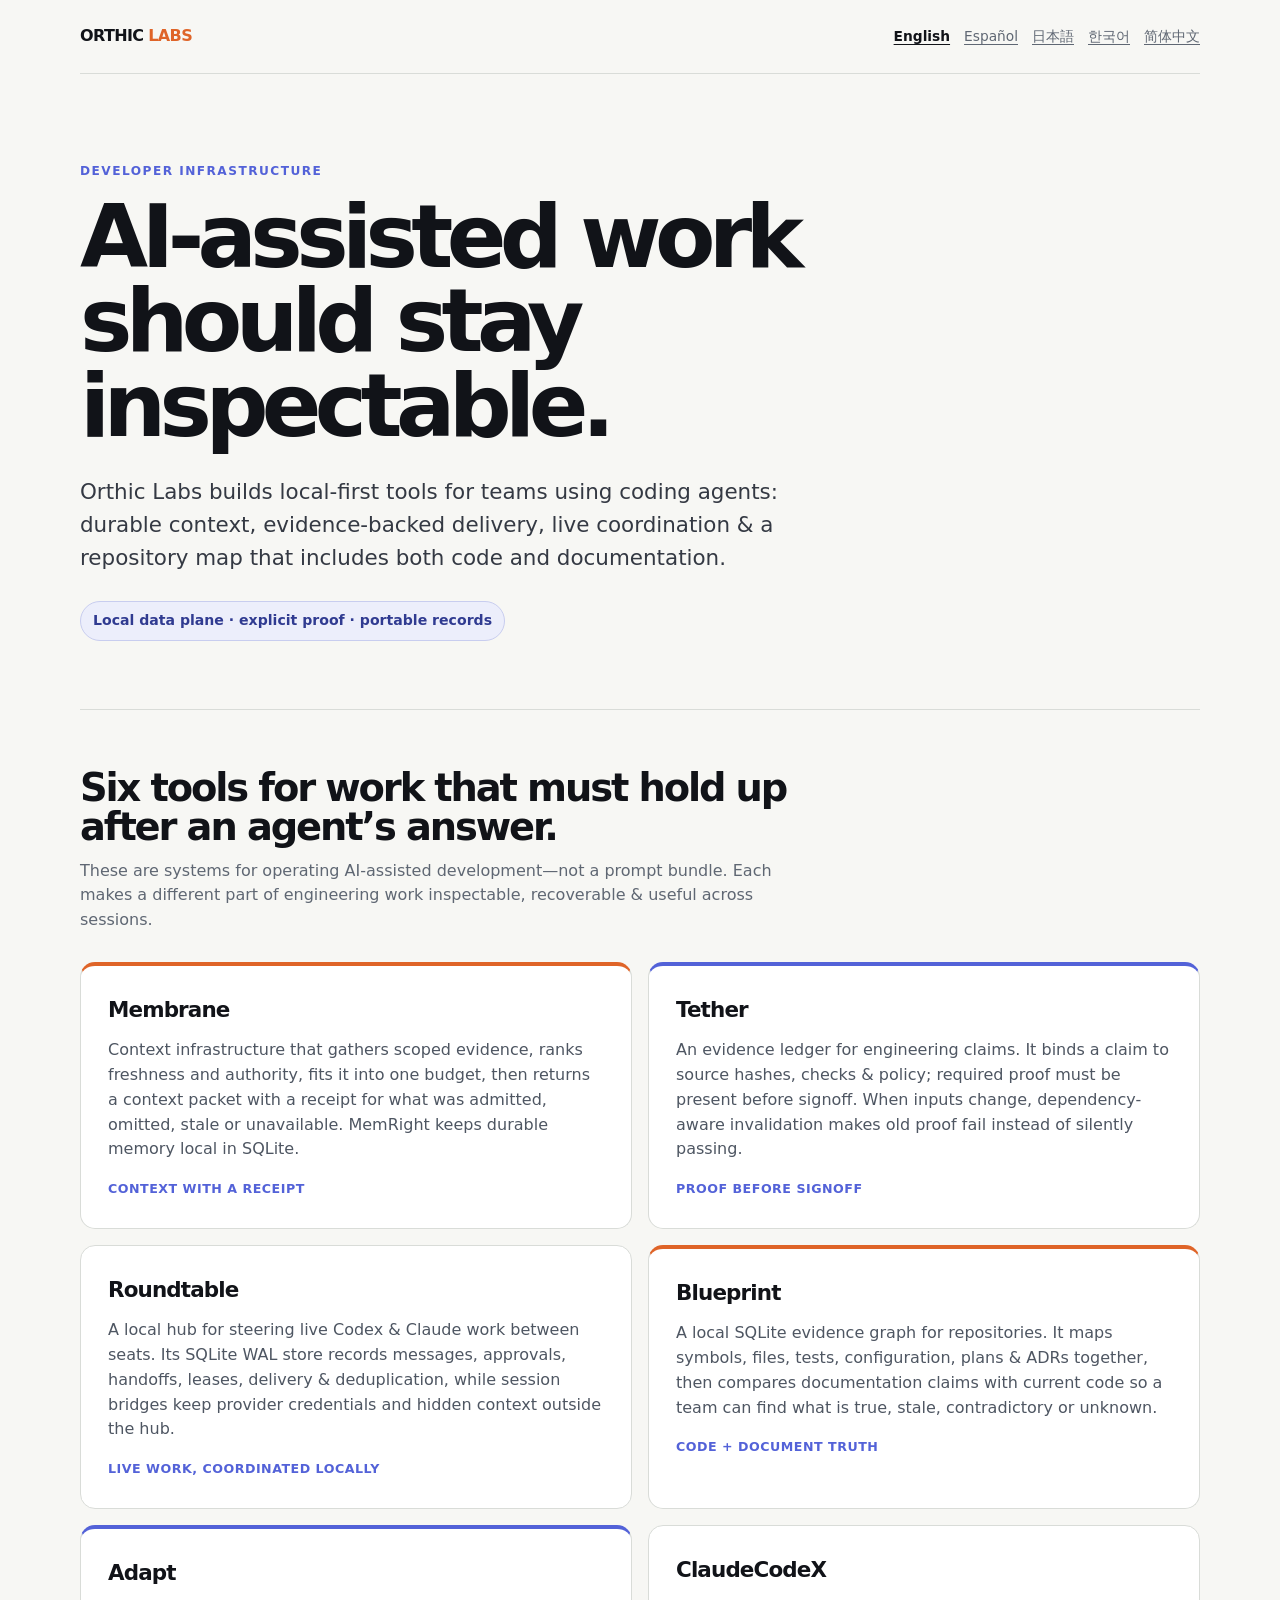
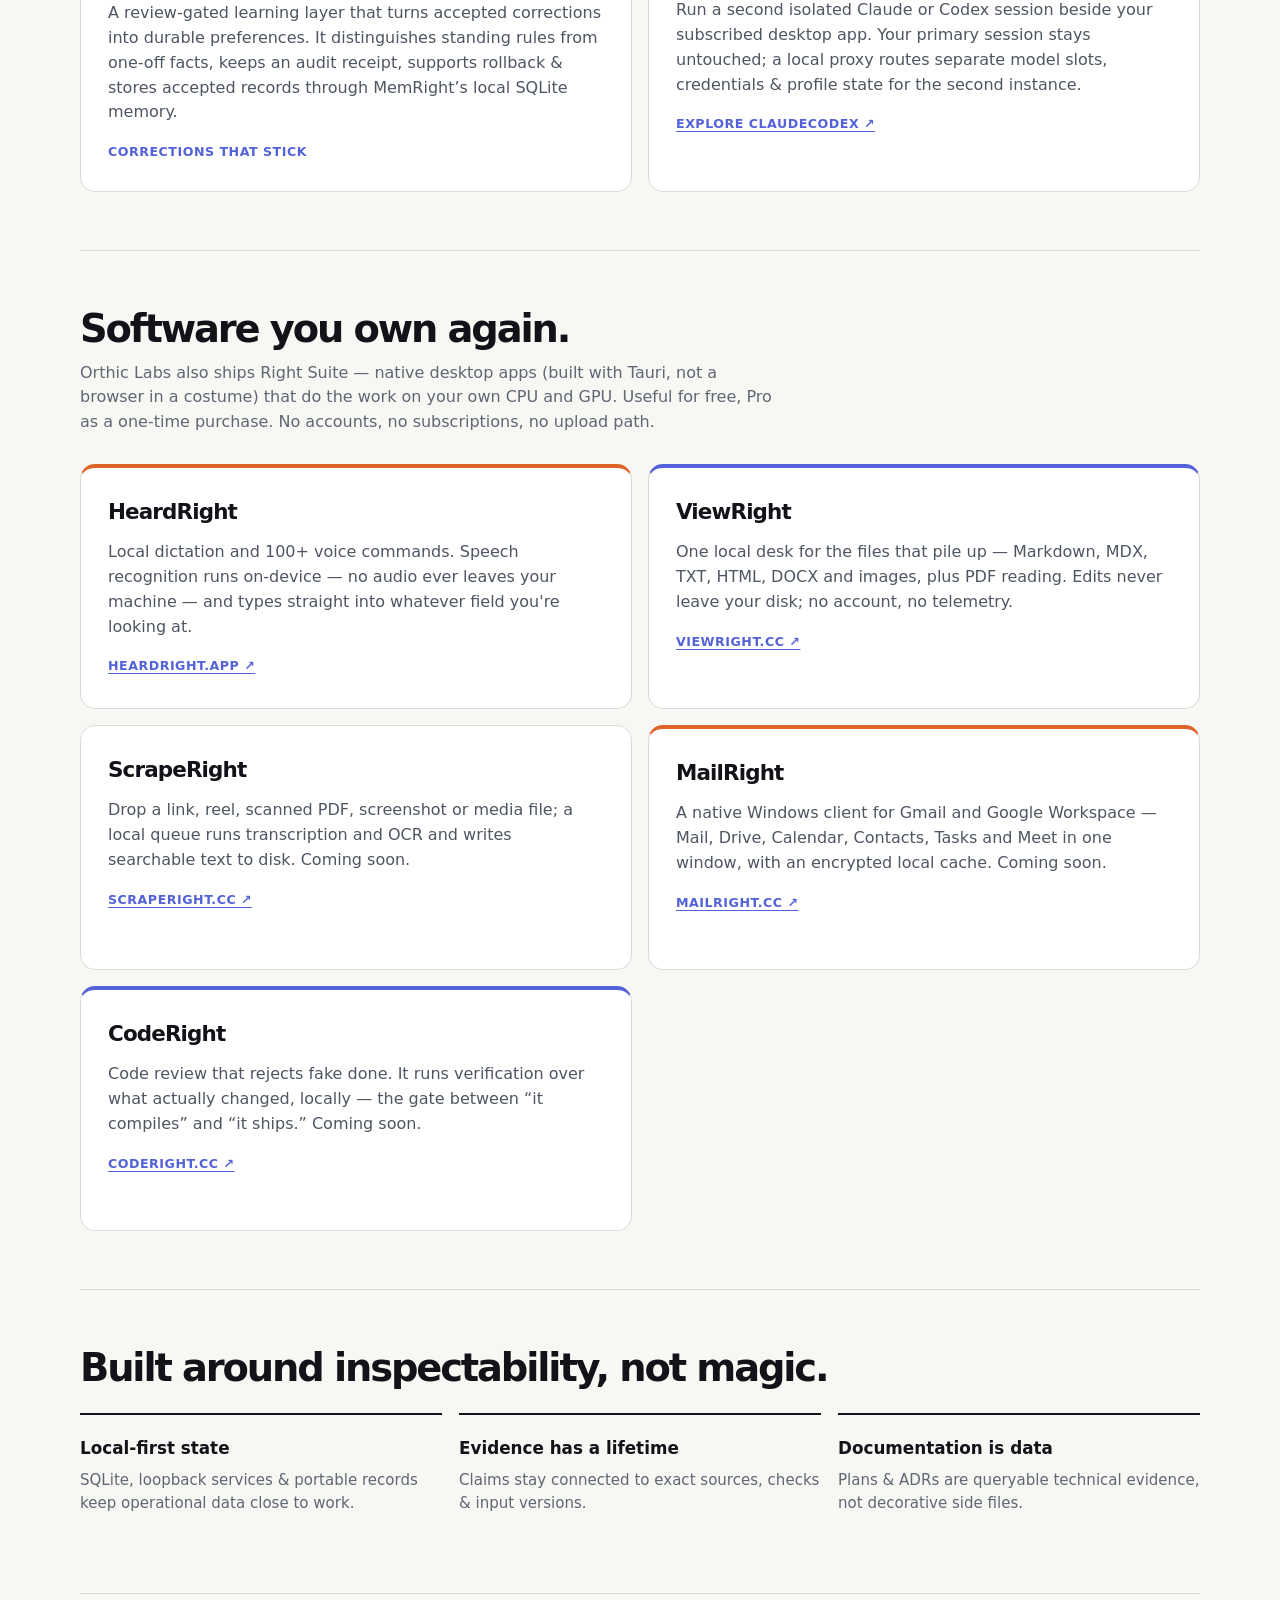
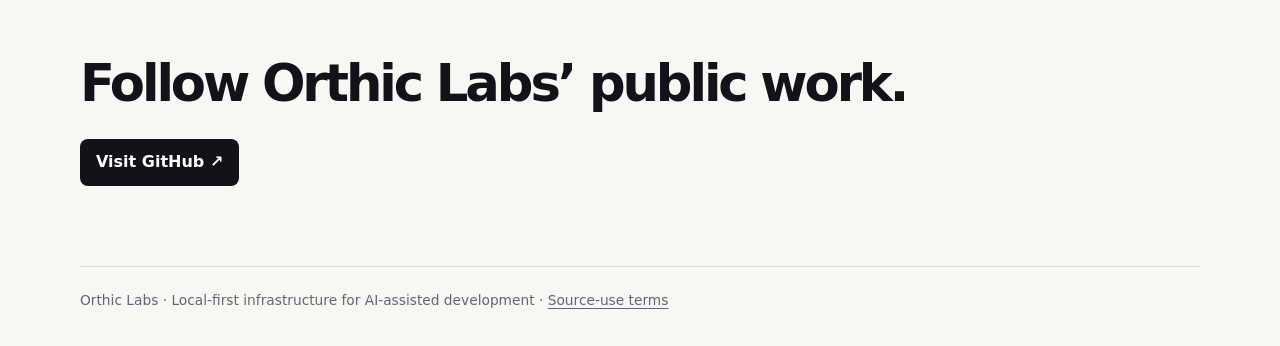
<file: index.html>
<!doctype html>
<html lang="en">
<head>
  <meta charset="utf-8">
  <meta name="viewport" content="width=device-width, initial-scale=1">
  <title>Orthic Labs — Local-first infrastructure for AI-assisted development</title>
  <meta name="description" content="Orthic Labs builds local-first developer tools for durable context, evidence-backed signoff, multi-agent delivery & code-and-document truth.">
  <meta name="robots" content="index,follow">
  <link rel="canonical" href="https://orthic-labs.github.io/">
  <link rel="alternate" hreflang="en" href="https://orthic-labs.github.io/">
  <link rel="alternate" hreflang="es" href="https://orthic-labs.github.io/es/">
  <link rel="alternate" hreflang="ja" href="https://orthic-labs.github.io/ja/">
  <link rel="alternate" hreflang="ko" href="https://orthic-labs.github.io/ko/">
  <link rel="alternate" hreflang="zh-Hans" href="https://orthic-labs.github.io/zh-hans/">
  <link rel="alternate" hreflang="x-default" href="https://orthic-labs.github.io/">
  <meta property="og:title" content="Orthic Labs — local-first AI developer infrastructure">
  <meta property="og:description" content="Context, proof, coordination & repository truth for AI-assisted development.">
  <meta property="og:type" content="website">
  <meta property="og:url" content="https://orthic-labs.github.io/">
  <link rel="stylesheet" href="/assets/site.css">
  <script type="application/ld+json">{"@context":"https://schema.org","@type":"Organization","name":"Orthic Labs","url":"https://orthic-labs.github.io/","sameAs":["https://github.com/Orthic-Labs"],"description":"Local-first infrastructure for AI-assisted development."}</script>
</head>
<body>
  <main class="shell">
    <header class="top"><a class="brand" href="/">ORTHIC <i>LABS</i></a><nav class="locale" aria-label="Language"><a aria-current="page" href="/">English</a><a href="/es/">Español</a><a href="/ja/">日本語</a><a href="/ko/">한국어</a><a href="/zh-hans/">简体中文</a></nav></header>
    <section class="hero"><p class="eyebrow">Developer infrastructure</p><h1>AI-assisted work should stay inspectable.</h1><p class="lede">Orthic Labs builds local-first tools for teams using coding agents: durable context, evidence-backed delivery, live coordination & a repository map that includes both code and documentation.</p><span class="proof">Local data plane · explicit proof · portable records</span></section>
    <section class="section"><h2>Six tools for work that must hold up after an agent’s answer.</h2><p>These are systems for operating AI-assisted development—not a prompt bundle. Each makes a different part of engineering work inspectable, recoverable & useful across sessions.</p>
      <div class="grid">
        <article class="card" id="membrane"><h3>Membrane</h3><p>Context infrastructure that gathers scoped evidence, ranks freshness and authority, fits it into one budget, then returns a context packet with a receipt for what was admitted, omitted, stale or unavailable. MemRight keeps durable memory local in SQLite.</p><span class="tag">Context with a receipt</span></article>
        <article class="card" id="tether"><h3>Tether</h3><p>An evidence ledger for engineering claims. It binds a claim to source hashes, checks & policy; required proof must be present before signoff. When inputs change, dependency-aware invalidation makes old proof fail instead of silently passing.</p><span class="tag">Proof before signoff</span></article>
        <article class="card" id="roundtable"><h3>Roundtable</h3><p>A local hub for steering live Codex & Claude work between seats. Its SQLite WAL store records messages, approvals, handoffs, leases, delivery & deduplication, while session bridges keep provider credentials and hidden context outside the hub.</p><span class="tag">Live work, coordinated locally</span></article>
        <article class="card" id="blueprint"><h3>Blueprint</h3><p>A local SQLite evidence graph for repositories. It maps symbols, files, tests, configuration, plans & ADRs together, then compares documentation claims with current code so a team can find what is true, stale, contradictory or unknown.</p><span class="tag">Code + document truth</span></article>
        <article class="card" id="adapt"><h3>Adapt</h3><p>A review-gated learning layer that turns accepted corrections into durable preferences. It distinguishes standing rules from one-off facts, keeps an audit receipt, supports rollback & stores accepted records through MemRight’s local SQLite memory.</p><span class="tag">Corrections that stick</span></article>
        <article class="card" id="claudecodex"><h3>ClaudeCodeX</h3><p>Run a second isolated Claude or Codex session beside your subscribed desktop app. Your primary session stays untouched; a local proxy routes separate model slots, credentials & profile state for the second instance.</p><a class="tag" href="https://github.com/Orthic-Labs/claudecodeX">Explore ClaudeCodeX ↗</a></article>
      </div>
    </section>
<section class="section" id="right-suite"><h2>Software you own again.</h2><p>Orthic Labs also ships Right Suite — native desktop apps (built with Tauri, not a browser in a costume) that do the work on your own CPU and GPU. Useful for free, Pro as a one-time purchase. No accounts, no subscriptions, no upload path.</p><div class="grid">
        <article class="card"><h3>HeardRight</h3><p>Local dictation and 100+ voice commands. Speech recognition runs on-device — no audio ever leaves your machine — and types straight into whatever field you're looking at.</p><a class="tag" href="https://heardright.app">heardright.app ↗</a></article>
        <article class="card"><h3>ViewRight</h3><p>One local desk for the files that pile up — Markdown, MDX, TXT, HTML, DOCX and images, plus PDF reading. Edits never leave your disk; no account, no telemetry.</p><a class="tag" href="https://viewright.cc">viewright.cc ↗</a></article>
        <article class="card"><h3>ScrapeRight</h3><p>Drop a link, reel, scanned PDF, screenshot or media file; a local queue runs transcription and OCR and writes searchable text to disk. Coming soon.</p><a class="tag" href="https://scraperight.cc">scraperight.cc ↗</a></article>
        <article class="card"><h3>MailRight</h3><p>A native Windows client for Gmail and Google Workspace — Mail, Drive, Calendar, Contacts, Tasks and Meet in one window, with an encrypted local cache. Coming soon.</p><a class="tag" href="https://mailright.cc">mailright.cc ↗</a></article>
        <article class="card"><h3>CodeRight</h3><p>Code review that rejects fake done. It runs verification over what actually changed, locally — the gate between “it compiles” and “it ships.” Coming soon.</p><a class="tag" href="https://coderight.cc">coderight.cc ↗</a></article>
      </div></section>
        <section class="section"><h2>Built around inspectability, not magic.</h2><div class="principles"><div class="principle"><strong>Local-first state</strong><span>SQLite, loopback services & portable records keep operational data close to work.</span></div><div class="principle"><strong>Evidence has a lifetime</strong><span>Claims stay connected to exact sources, checks & input versions.</span></div><div class="principle"><strong>Documentation is data</strong><span>Plans & ADRs are queryable technical evidence, not decorative side files.</span></div></div></section>
    <section class="cta"><h2>Follow Orthic Labs’ public work.</h2><a href="https://github.com/Orthic-Labs">Visit GitHub ↗</a></section>
  </main><footer class="shell">Orthic Labs · Local-first infrastructure for AI-assisted development · <a href="https://github.com/Orthic-Labs/orthic-labs.github.io/blob/main/LICENSE">Source-use terms</a></footer>
</body>
</html>
</file>
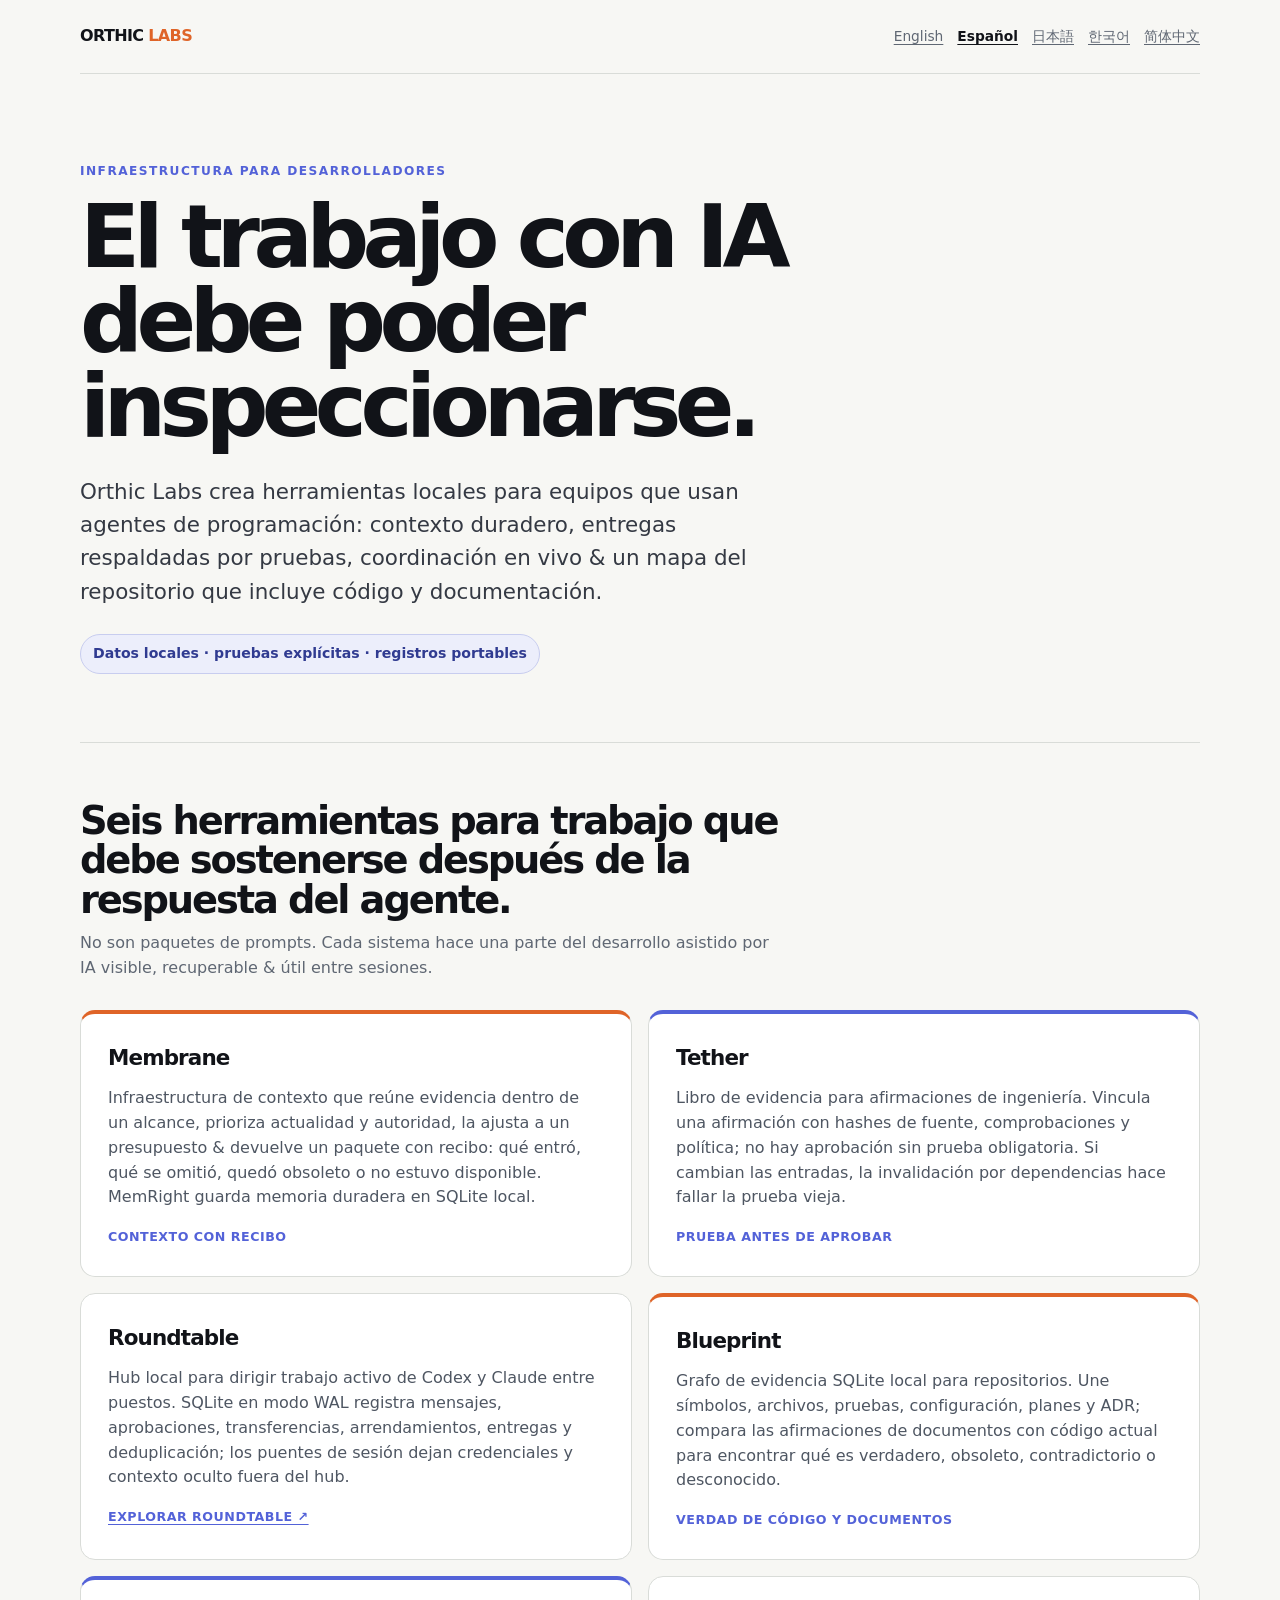
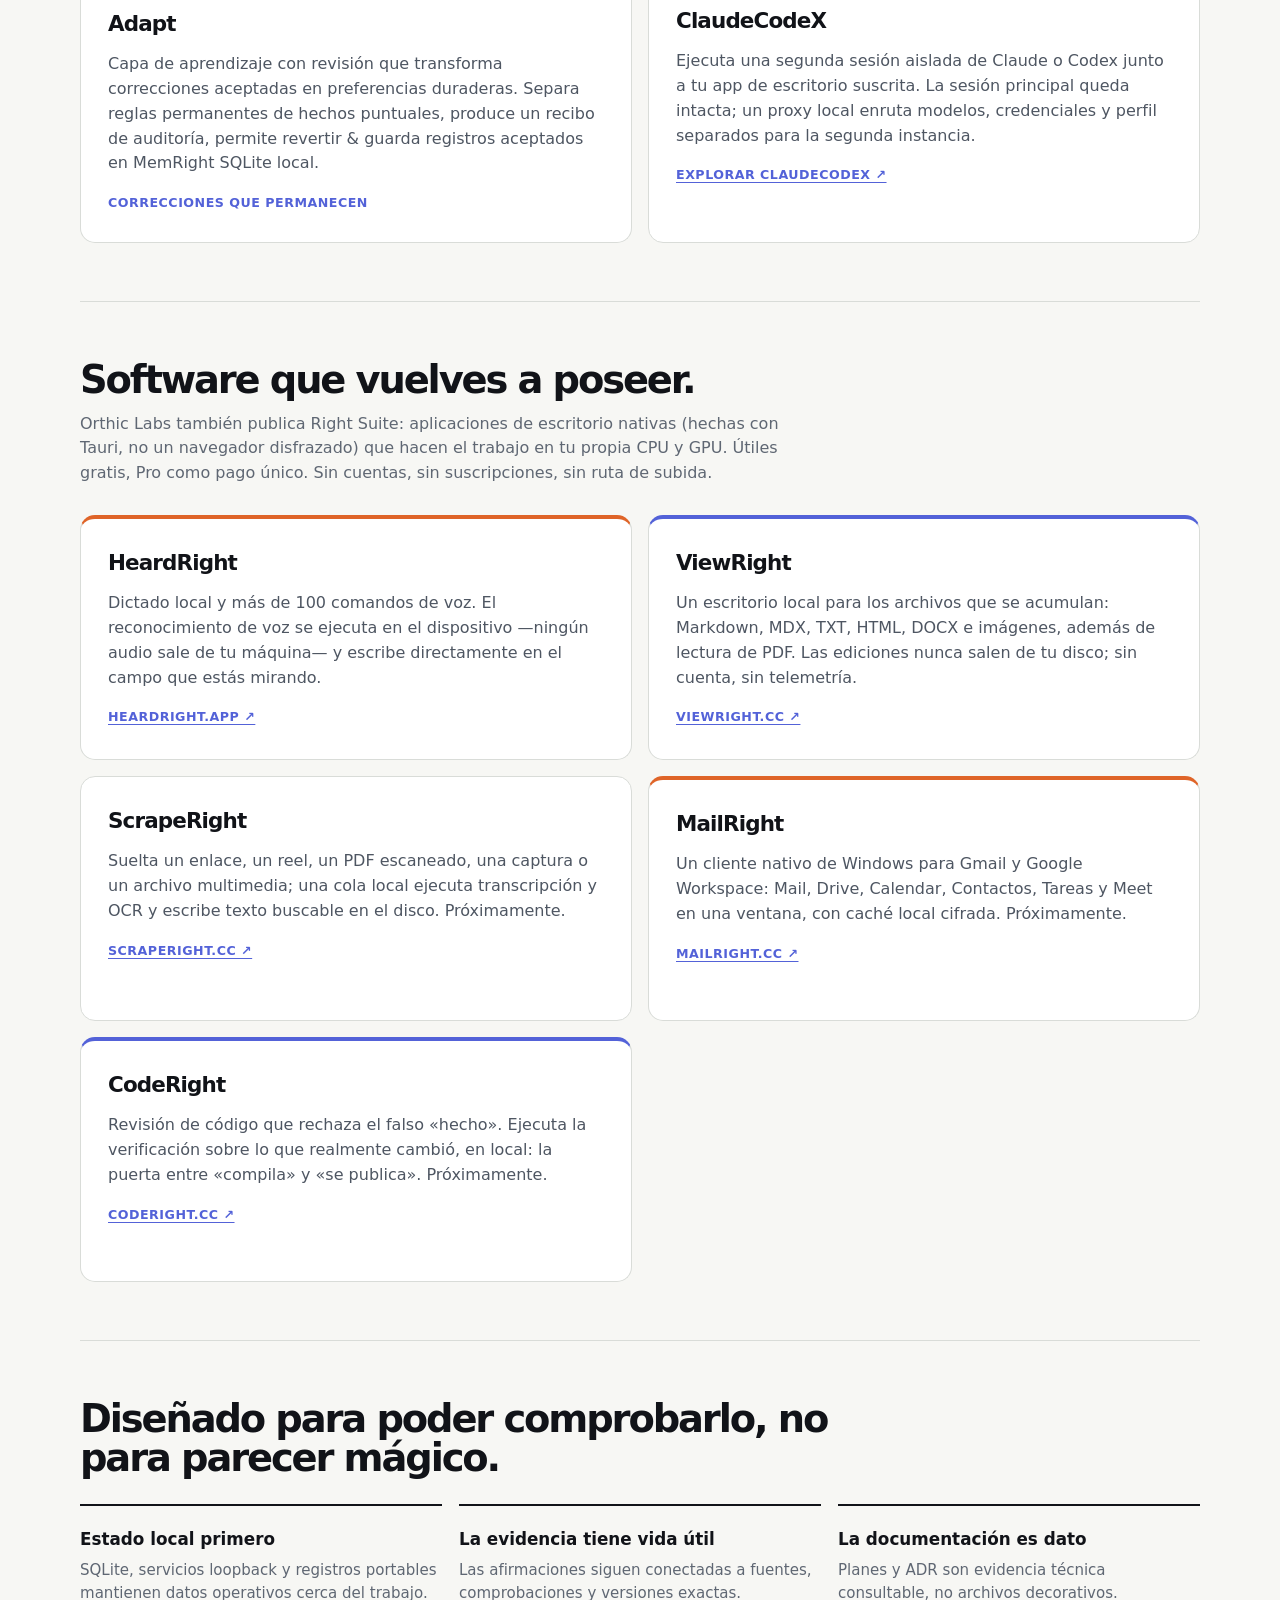
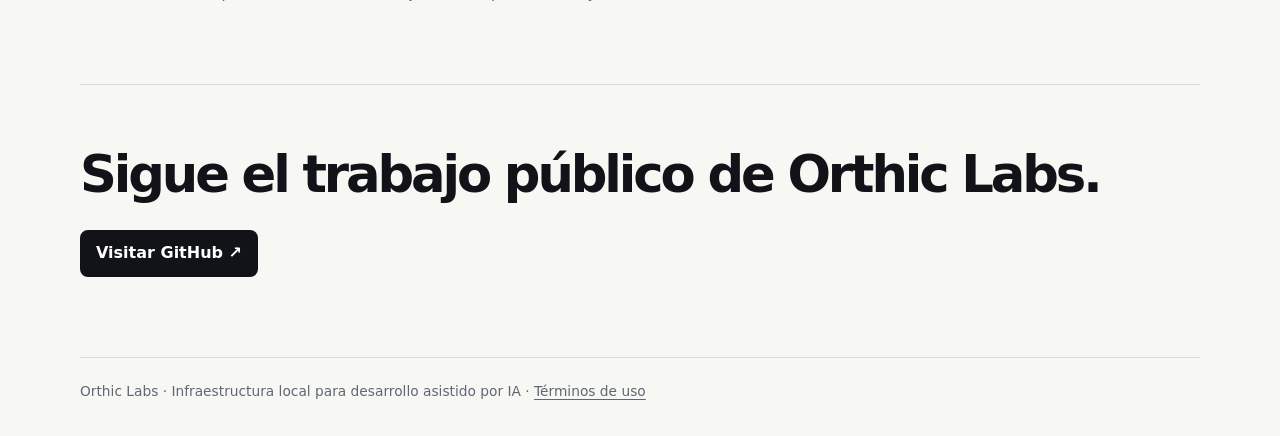
<file: es/index.html>
<!doctype html>
<html lang="es">
<head>
  <meta charset="utf-8"><meta name="viewport" content="width=device-width, initial-scale=1">
  <title>Orthic Labs — Infraestructura local para desarrollo asistido por IA</title>
  <meta name="description" content="Herramientas locales de Orthic Labs para contexto duradero, pruebas antes de aprobar, coordinación multiagente & verdad de código y documentación.">
  <meta name="robots" content="index,follow"><link rel="canonical" href="https://orthic-labs.github.io/es/">
  <link rel="alternate" hreflang="en" href="https://orthic-labs.github.io/"><link rel="alternate" hreflang="es" href="https://orthic-labs.github.io/es/"><link rel="alternate" hreflang="ja" href="https://orthic-labs.github.io/ja/"><link rel="alternate" hreflang="ko" href="https://orthic-labs.github.io/ko/"><link rel="alternate" hreflang="zh-Hans" href="https://orthic-labs.github.io/zh-hans/"><link rel="alternate" hreflang="x-default" href="https://orthic-labs.github.io/">
  <meta property="og:title" content="Orthic Labs — infraestructura local para desarrolladores con IA"><meta property="og:description" content="Contexto, evidencia, coordinación & verdad de repositorio."><meta property="og:type" content="website"><meta property="og:url" content="https://orthic-labs.github.io/es/"><link rel="stylesheet" href="/assets/site.css">
</head>
<body><main class="shell">
  <header class="top"><a class="brand" href="/es/">ORTHIC <i>LABS</i></a><nav class="locale" aria-label="Idioma"><a href="/">English</a><a aria-current="page" href="/es/">Español</a><a href="/ja/">日本語</a><a href="/ko/">한국어</a><a href="/zh-hans/">简体中文</a></nav></header>
  <section class="hero"><p class="eyebrow">Infraestructura para desarrolladores</p><h1>El trabajo con IA debe poder inspeccionarse.</h1><p class="lede">Orthic Labs crea herramientas locales para equipos que usan agentes de programación: contexto duradero, entregas respaldadas por pruebas, coordinación en vivo & un mapa del repositorio que incluye código y documentación.</p><span class="proof">Datos locales · pruebas explícitas · registros portables</span></section>
  <section class="section"><h2>Seis herramientas para trabajo que debe sostenerse después de la respuesta del agente.</h2><p>No son paquetes de prompts. Cada sistema hace una parte del desarrollo asistido por IA visible, recuperable & útil entre sesiones.</p><div class="grid">
    <article class="card"><h3>Membrane</h3><p>Infraestructura de contexto que reúne evidencia dentro de un alcance, prioriza actualidad y autoridad, la ajusta a un presupuesto & devuelve un paquete con recibo: qué entró, qué se omitió, quedó obsoleto o no estuvo disponible. MemRight guarda memoria duradera en SQLite local.</p><span class="tag">Contexto con recibo</span></article>
    <article class="card"><h3>Tether</h3><p>Libro de evidencia para afirmaciones de ingeniería. Vincula una afirmación con hashes de fuente, comprobaciones y política; no hay aprobación sin prueba obligatoria. Si cambian las entradas, la invalidación por dependencias hace fallar la prueba vieja.</p><span class="tag">Prueba antes de aprobar</span></article>
    <article class="card"><h3>Roundtable</h3><p>Hub local para dirigir trabajo activo de Codex y Claude entre puestos. SQLite en modo WAL registra mensajes, aprobaciones, transferencias, arrendamientos, entregas y deduplicación; los puentes de sesión dejan credenciales y contexto oculto fuera del hub.</p><a class="tag" href="https://github.com/Orthic-Labs/Roundtable">Explorar Roundtable ↗</a></article>
    <article class="card"><h3>Blueprint</h3><p>Grafo de evidencia SQLite local para repositorios. Une símbolos, archivos, pruebas, configuración, planes y ADR; compara las afirmaciones de documentos con código actual para encontrar qué es verdadero, obsoleto, contradictorio o desconocido.</p><span class="tag">Verdad de código y documentos</span></article>
    <article class="card"><h3>Adapt</h3><p>Capa de aprendizaje con revisión que transforma correcciones aceptadas en preferencias duraderas. Separa reglas permanentes de hechos puntuales, produce un recibo de auditoría, permite revertir & guarda registros aceptados en MemRight SQLite local.</p><span class="tag">Correcciones que permanecen</span></article>
    <article class="card"><h3>ClaudeCodeX</h3><p>Ejecuta una segunda sesión aislada de Claude o Codex junto a tu app de escritorio suscrita. La sesión principal queda intacta; un proxy local enruta modelos, credenciales y perfil separados para la segunda instancia.</p><a class="tag" href="https://github.com/Orthic-Labs/claudecodeX">Explorar ClaudeCodeX ↗</a></article>
  </div></section>
<section class="section" id="right-suite"><h2>Software que vuelves a poseer.</h2><p>Orthic Labs también publica Right Suite: aplicaciones de escritorio nativas (hechas con Tauri, no un navegador disfrazado) que hacen el trabajo en tu propia CPU y GPU. Útiles gratis, Pro como pago único. Sin cuentas, sin suscripciones, sin ruta de subida.</p><div class="grid">
        <article class="card"><h3>HeardRight</h3><p>Dictado local y más de 100 comandos de voz. El reconocimiento de voz se ejecuta en el dispositivo —ningún audio sale de tu máquina— y escribe directamente en el campo que estás mirando.</p><a class="tag" href="https://heardright.app">heardright.app ↗</a></article>
        <article class="card"><h3>ViewRight</h3><p>Un escritorio local para los archivos que se acumulan: Markdown, MDX, TXT, HTML, DOCX e imágenes, además de lectura de PDF. Las ediciones nunca salen de tu disco; sin cuenta, sin telemetría.</p><a class="tag" href="https://viewright.cc">viewright.cc ↗</a></article>
        <article class="card"><h3>ScrapeRight</h3><p>Suelta un enlace, un reel, un PDF escaneado, una captura o un archivo multimedia; una cola local ejecuta transcripción y OCR y escribe texto buscable en el disco. Próximamente.</p><a class="tag" href="https://scraperight.cc">scraperight.cc ↗</a></article>
        <article class="card"><h3>MailRight</h3><p>Un cliente nativo de Windows para Gmail y Google Workspace: Mail, Drive, Calendar, Contactos, Tareas y Meet en una ventana, con caché local cifrada. Próximamente.</p><a class="tag" href="https://mailright.cc">mailright.cc ↗</a></article>
        <article class="card"><h3>CodeRight</h3><p>Revisión de código que rechaza el falso «hecho». Ejecuta la verificación sobre lo que realmente cambió, en local: la puerta entre «compila» y «se publica». Próximamente.</p><a class="tag" href="https://coderight.cc">coderight.cc ↗</a></article>
      </div></section>
    <section class="section"><h2>Diseñado para poder comprobarlo, no para parecer mágico.</h2><div class="principles"><div class="principle"><strong>Estado local primero</strong><span>SQLite, servicios loopback y registros portables mantienen datos operativos cerca del trabajo.</span></div><div class="principle"><strong>La evidencia tiene vida útil</strong><span>Las afirmaciones siguen conectadas a fuentes, comprobaciones y versiones exactas.</span></div><div class="principle"><strong>La documentación es dato</strong><span>Planes y ADR son evidencia técnica consultable, no archivos decorativos.</span></div></div></section>
  <section class="cta"><h2>Sigue el trabajo público de Orthic Labs.</h2><a href="https://github.com/Orthic-Labs">Visitar GitHub ↗</a></section>
</main><footer class="shell">Orthic Labs · Infraestructura local para desarrollo asistido por IA · <a href="https://github.com/Orthic-Labs/orthic-labs.github.io/blob/main/LICENSE">Términos de uso</a></footer></body></html>
</file>
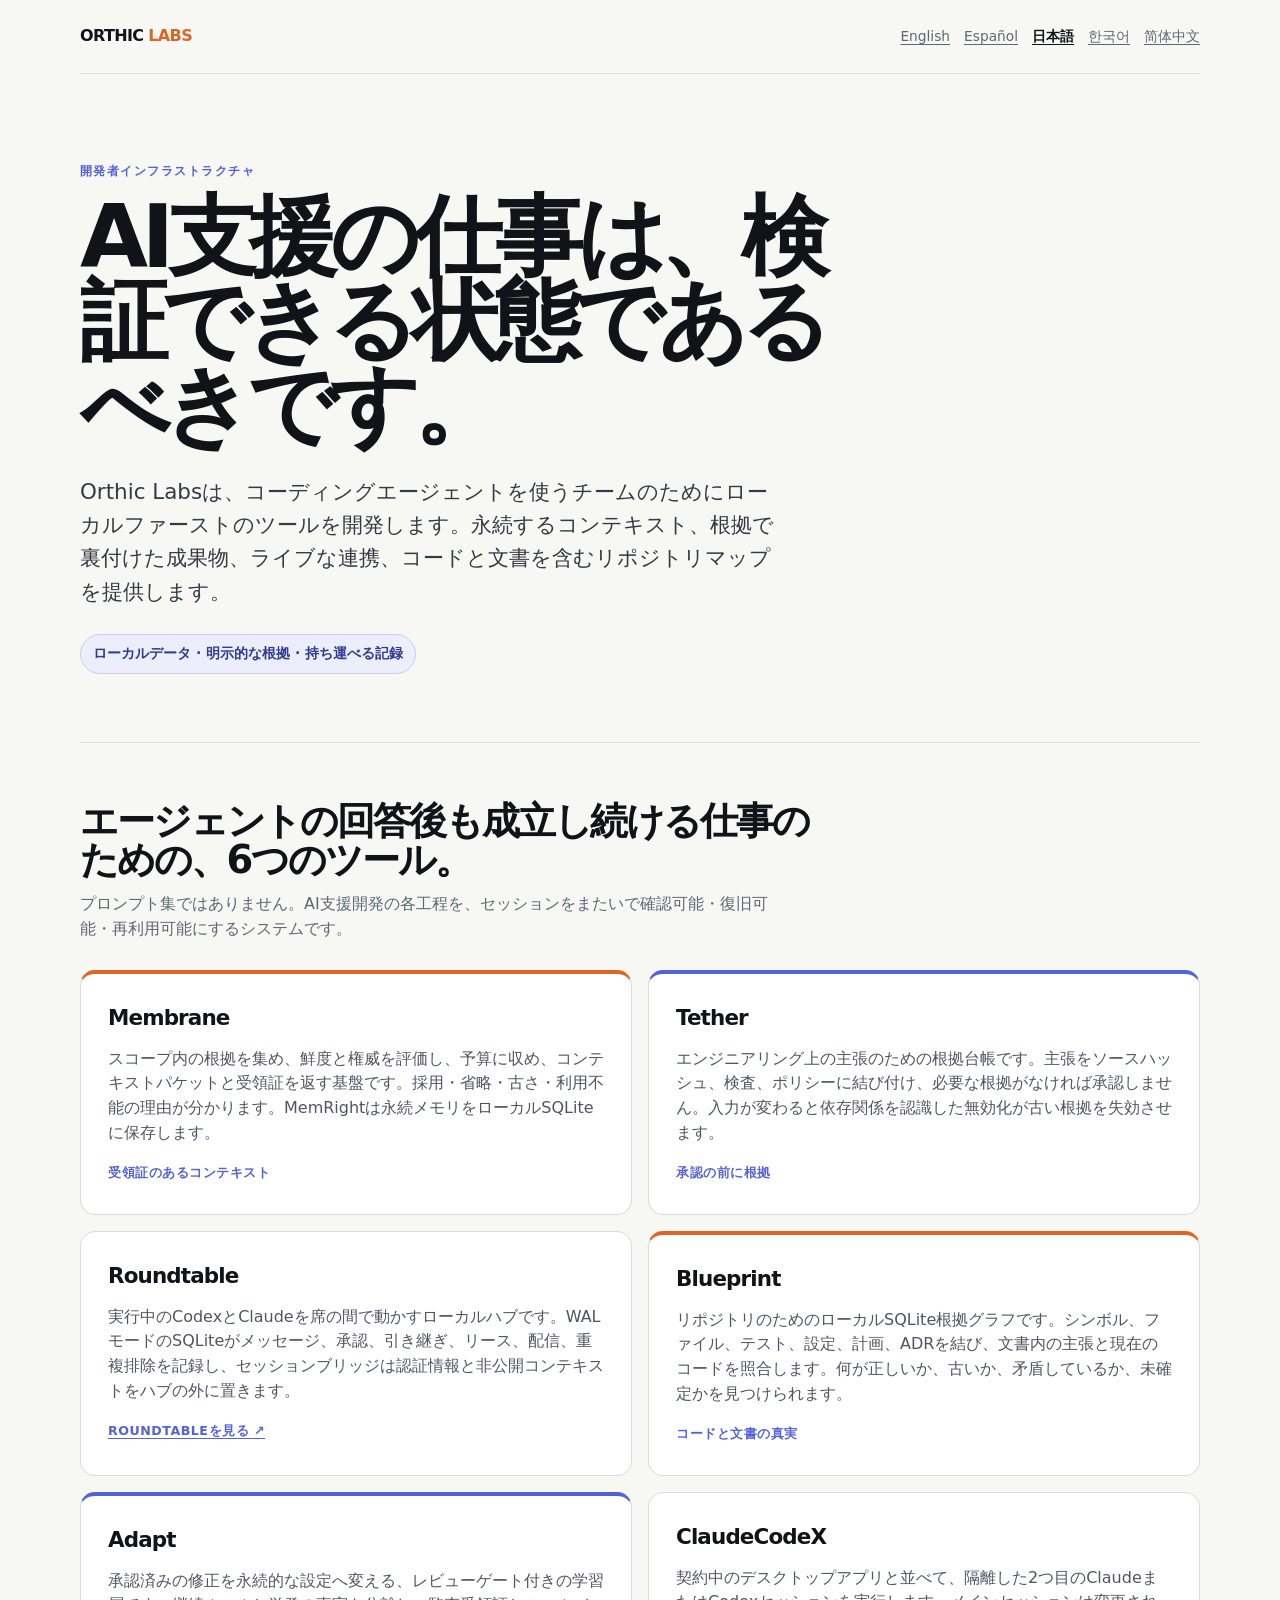
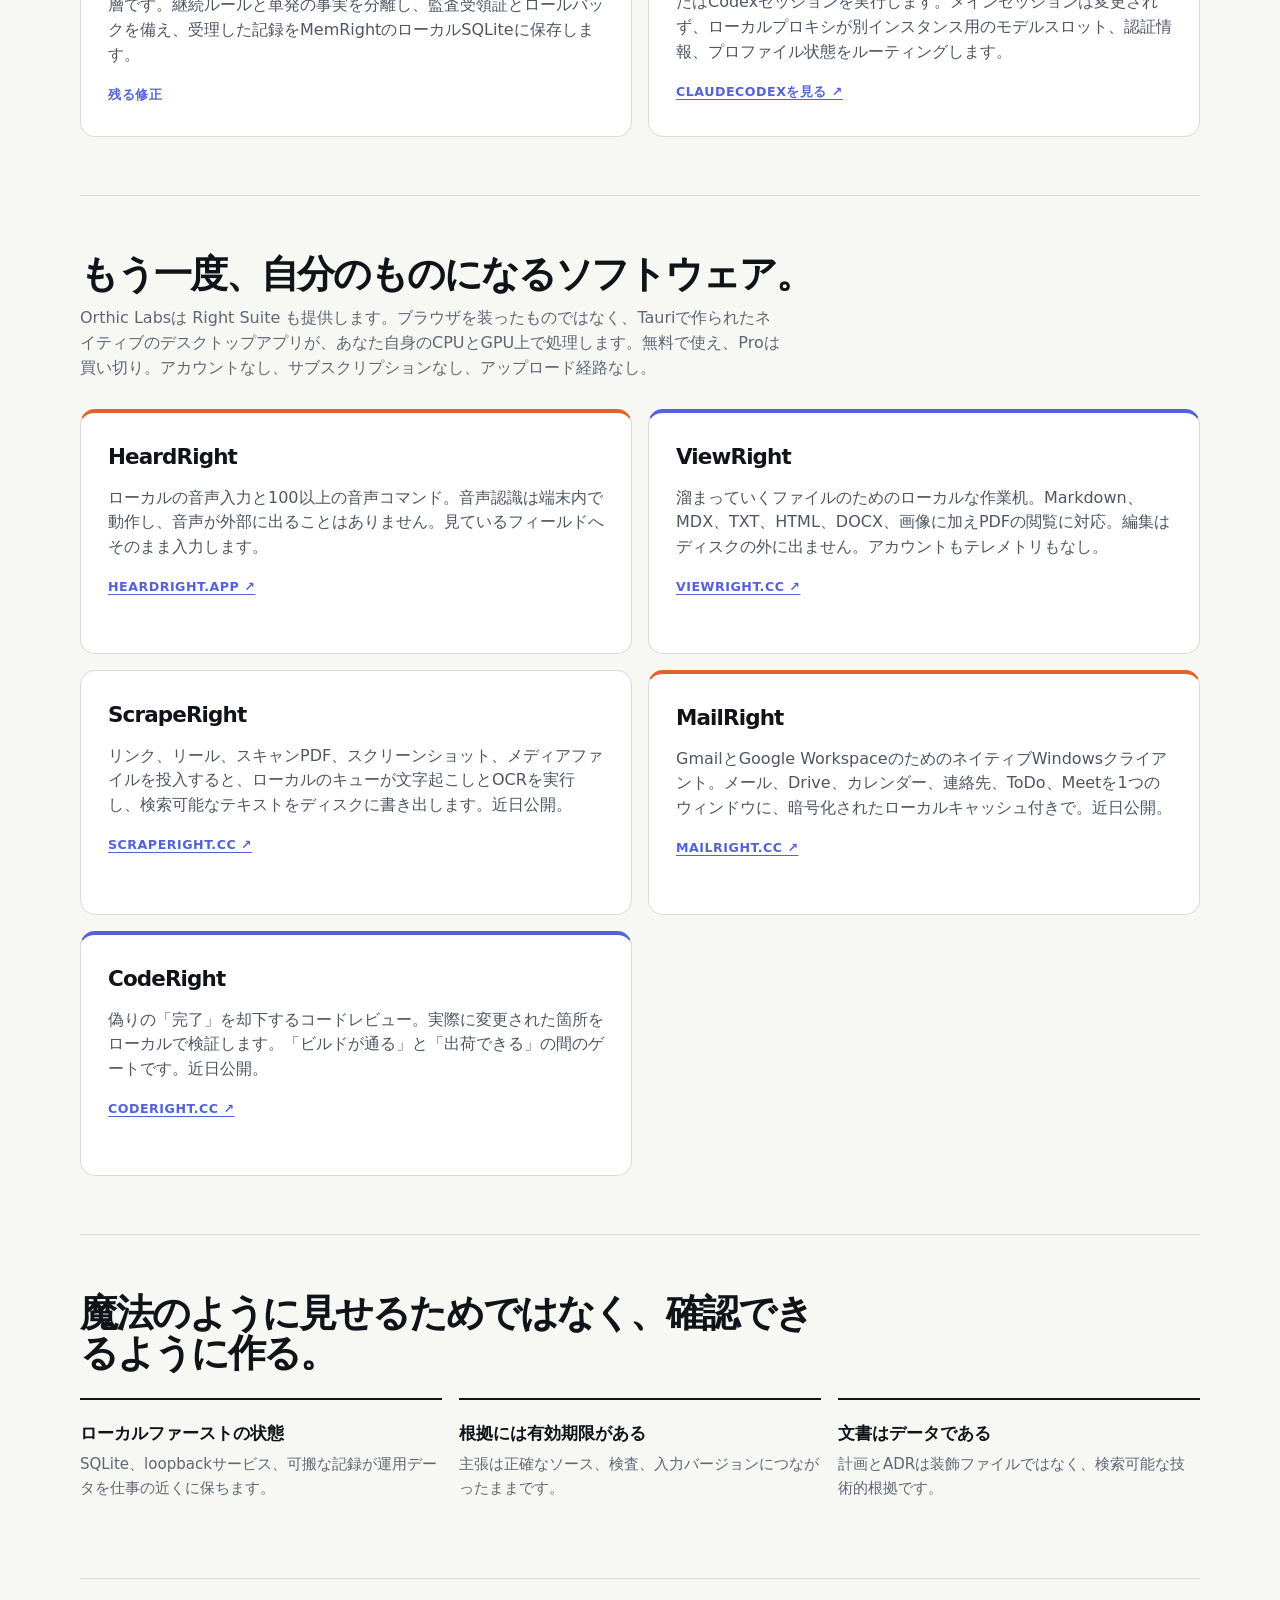
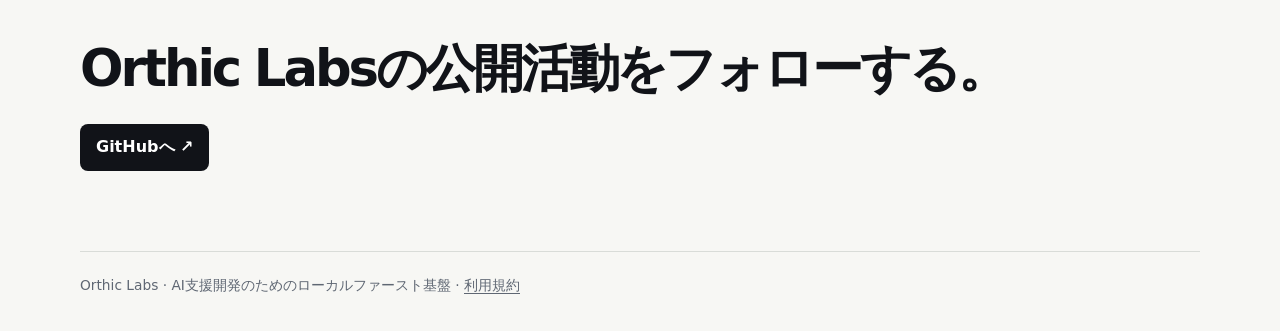
<file: ja/index.html>
<!doctype html>
<html lang="ja">
<head>
  <meta charset="utf-8"><meta name="viewport" content="width=device-width, initial-scale=1">
  <title>Orthic Labs — AI支援開発のためのローカルファースト基盤</title>
  <meta name="description" content="Orthic Labsは、永続コンテキスト、根拠に基づく承認、マルチエージェント連携、コードとドキュメントの整合性のためのローカル開発ツールを作ります。">
  <meta name="robots" content="index,follow"><link rel="canonical" href="https://orthic-labs.github.io/ja/">
  <link rel="alternate" hreflang="en" href="https://orthic-labs.github.io/"><link rel="alternate" hreflang="es" href="https://orthic-labs.github.io/es/"><link rel="alternate" hreflang="ja" href="https://orthic-labs.github.io/ja/"><link rel="alternate" hreflang="ko" href="https://orthic-labs.github.io/ko/"><link rel="alternate" hreflang="zh-Hans" href="https://orthic-labs.github.io/zh-hans/"><link rel="alternate" hreflang="x-default" href="https://orthic-labs.github.io/">
  <meta property="og:title" content="Orthic Labs — AI支援開発のためのローカル基盤"><meta property="og:description" content="コンテキスト、根拠、連携、リポジトリの真実を扱う開発基盤。"><meta property="og:type" content="website"><meta property="og:url" content="https://orthic-labs.github.io/ja/"><link rel="stylesheet" href="/assets/site.css">
</head>
<body><main class="shell">
  <header class="top"><a class="brand" href="/ja/">ORTHIC <i>LABS</i></a><nav class="locale" aria-label="言語"><a href="/">English</a><a href="/es/">Español</a><a aria-current="page" href="/ja/">日本語</a><a href="/ko/">한국어</a><a href="/zh-hans/">简体中文</a></nav></header>
  <section class="hero"><p class="eyebrow">開発者インフラストラクチャ</p><h1>AI支援の仕事は、検証できる状態であるべきです。</h1><p class="lede">Orthic Labsは、コーディングエージェントを使うチームのためにローカルファーストのツールを開発します。永続するコンテキスト、根拠で裏付けた成果物、ライブな連携、コードと文書を含むリポジトリマップを提供します。</p><span class="proof">ローカルデータ · 明示的な根拠 · 持ち運べる記録</span></section>
  <section class="section"><h2>エージェントの回答後も成立し続ける仕事のための、6つのツール。</h2><p>プロンプト集ではありません。AI支援開発の各工程を、セッションをまたいで確認可能・復旧可能・再利用可能にするシステムです。</p><div class="grid">
    <article class="card"><h3>Membrane</h3><p>スコープ内の根拠を集め、鮮度と権威を評価し、予算に収め、コンテキストパケットと受領証を返す基盤です。採用・省略・古さ・利用不能の理由が分かります。MemRightは永続メモリをローカルSQLiteに保存します。</p><span class="tag">受領証のあるコンテキスト</span></article>
    <article class="card"><h3>Tether</h3><p>エンジニアリング上の主張のための根拠台帳です。主張をソースハッシュ、検査、ポリシーに結び付け、必要な根拠がなければ承認しません。入力が変わると依存関係を認識した無効化が古い根拠を失効させます。</p><span class="tag">承認の前に根拠</span></article>
    <article class="card"><h3>Roundtable</h3><p>実行中のCodexとClaudeを席の間で動かすローカルハブです。WALモードのSQLiteがメッセージ、承認、引き継ぎ、リース、配信、重複排除を記録し、セッションブリッジは認証情報と非公開コンテキストをハブの外に置きます。</p><a class="tag" href="https://github.com/Orthic-Labs/Roundtable">Roundtableを見る ↗</a></article>
    <article class="card"><h3>Blueprint</h3><p>リポジトリのためのローカルSQLite根拠グラフです。シンボル、ファイル、テスト、設定、計画、ADRを結び、文書内の主張と現在のコードを照合します。何が正しいか、古いか、矛盾しているか、未確定かを見つけられます。</p><span class="tag">コードと文書の真実</span></article>
    <article class="card"><h3>Adapt</h3><p>承認済みの修正を永続的な設定へ変える、レビューゲート付きの学習層です。継続ルールと単発の事実を分離し、監査受領証とロールバックを備え、受理した記録をMemRightのローカルSQLiteに保存します。</p><span class="tag">残る修正</span></article>
    <article class="card"><h3>ClaudeCodeX</h3><p>契約中のデスクトップアプリと並べて、隔離した2つ目のClaudeまたはCodexセッションを実行します。メインセッションは変更されず、ローカルプロキシが別インスタンス用のモデルスロット、認証情報、プロファイル状態をルーティングします。</p><a class="tag" href="https://github.com/Orthic-Labs/claudecodeX">ClaudeCodeXを見る ↗</a></article>
  </div></section>
<section class="section" id="right-suite"><h2>もう一度、自分のものになるソフトウェア。</h2><p>Orthic Labsは Right Suite も提供します。ブラウザを装ったものではなく、Tauriで作られたネイティブのデスクトップアプリが、あなた自身のCPUとGPU上で処理します。無料で使え、Proは買い切り。アカウントなし、サブスクリプションなし、アップロード経路なし。</p><div class="grid">
        <article class="card"><h3>HeardRight</h3><p>ローカルの音声入力と100以上の音声コマンド。音声認識は端末内で動作し、音声が外部に出ることはありません。見ているフィールドへそのまま入力します。</p><a class="tag" href="https://heardright.app">heardright.app ↗</a></article>
        <article class="card"><h3>ViewRight</h3><p>溜まっていくファイルのためのローカルな作業机。Markdown、MDX、TXT、HTML、DOCX、画像に加えPDFの閲覧に対応。編集はディスクの外に出ません。アカウントもテレメトリもなし。</p><a class="tag" href="https://viewright.cc">viewright.cc ↗</a></article>
        <article class="card"><h3>ScrapeRight</h3><p>リンク、リール、スキャンPDF、スクリーンショット、メディアファイルを投入すると、ローカルのキューが文字起こしとOCRを実行し、検索可能なテキストをディスクに書き出します。近日公開。</p><a class="tag" href="https://scraperight.cc">scraperight.cc ↗</a></article>
        <article class="card"><h3>MailRight</h3><p>GmailとGoogle WorkspaceのためのネイティブWindowsクライアント。メール、Drive、カレンダー、連絡先、ToDo、Meetを1つのウィンドウに、暗号化されたローカルキャッシュ付きで。近日公開。</p><a class="tag" href="https://mailright.cc">mailright.cc ↗</a></article>
        <article class="card"><h3>CodeRight</h3><p>偽りの「完了」を却下するコードレビュー。実際に変更された箇所をローカルで検証します。「ビルドが通る」と「出荷できる」の間のゲートです。近日公開。</p><a class="tag" href="https://coderight.cc">coderight.cc ↗</a></article>
      </div></section>
    <section class="section"><h2>魔法のように見せるためではなく、確認できるように作る。</h2><div class="principles"><div class="principle"><strong>ローカルファーストの状態</strong><span>SQLite、loopbackサービス、可搬な記録が運用データを仕事の近くに保ちます。</span></div><div class="principle"><strong>根拠には有効期限がある</strong><span>主張は正確なソース、検査、入力バージョンにつながったままです。</span></div><div class="principle"><strong>文書はデータである</strong><span>計画とADRは装飾ファイルではなく、検索可能な技術的根拠です。</span></div></div></section>
  <section class="cta"><h2>Orthic Labsの公開活動をフォローする。</h2><a href="https://github.com/Orthic-Labs">GitHubへ ↗</a></section>
</main><footer class="shell">Orthic Labs · AI支援開発のためのローカルファースト基盤 · <a href="https://github.com/Orthic-Labs/orthic-labs.github.io/blob/main/LICENSE">利用規約</a></footer></body></html>
</file>
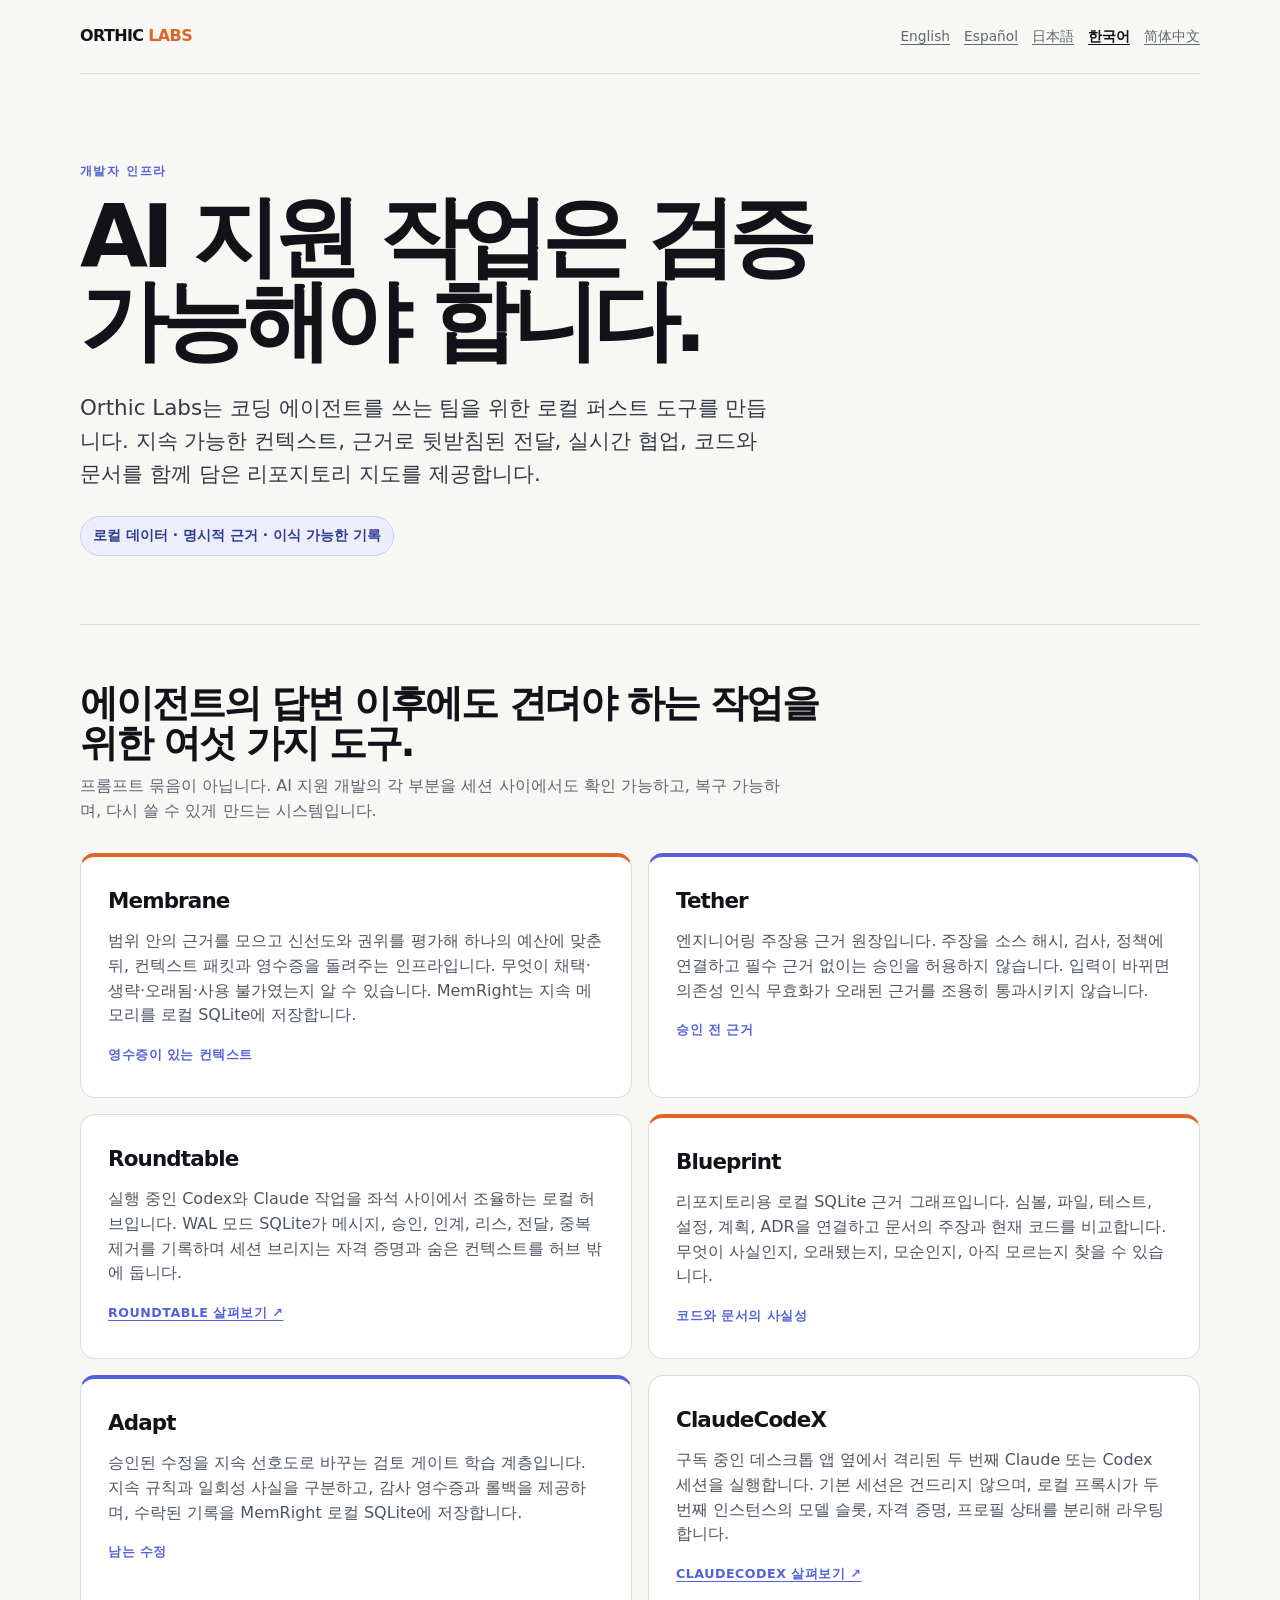
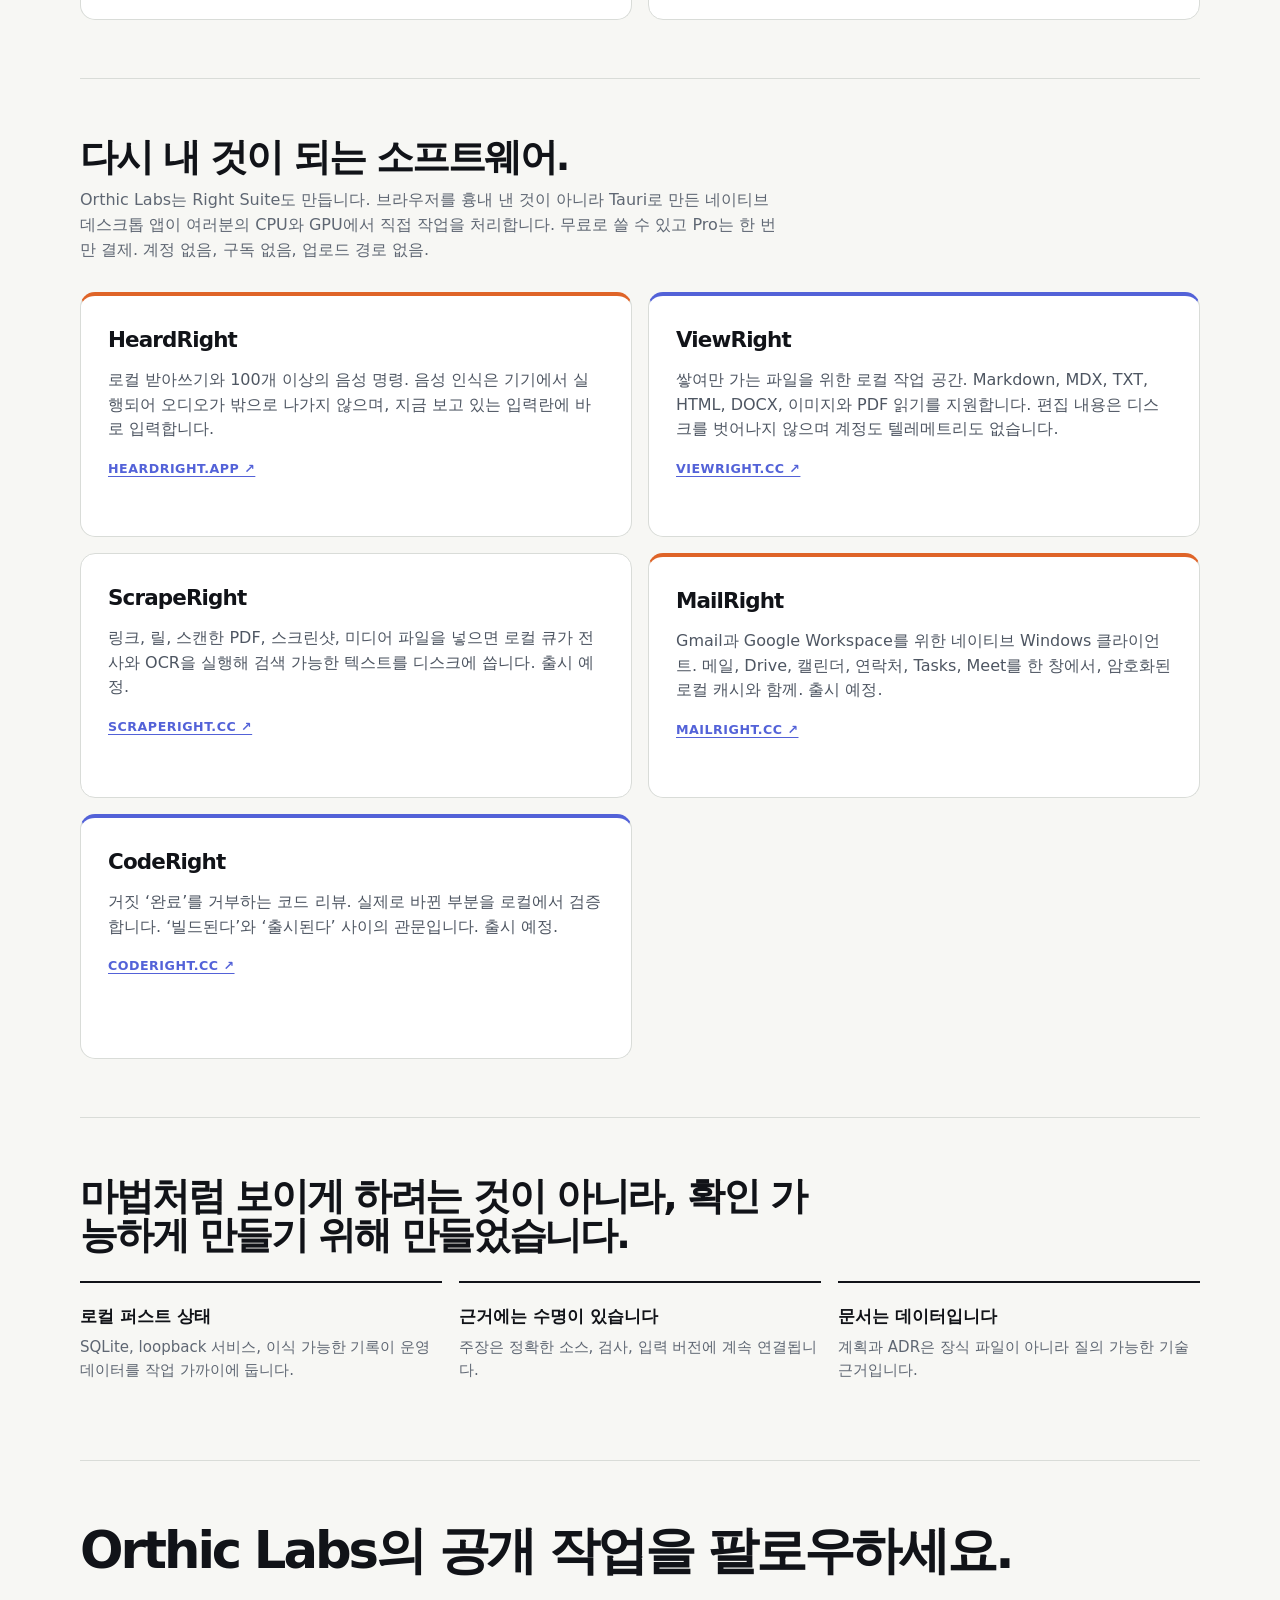
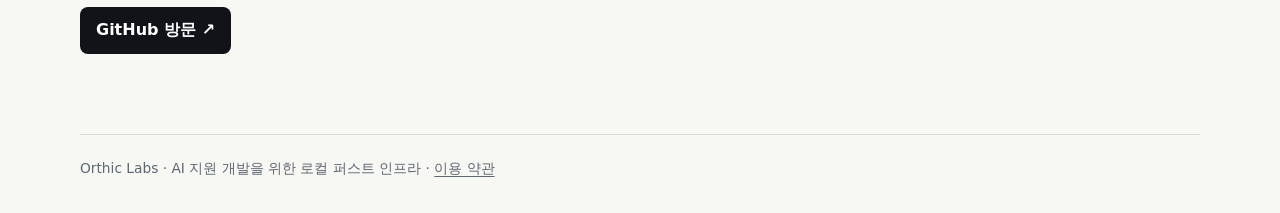
<file: ko/index.html>
<!doctype html>
<html lang="ko">
<head>
  <meta charset="utf-8"><meta name="viewport" content="width=device-width, initial-scale=1">
  <title>Orthic Labs — AI 지원 개발을 위한 로컬 퍼스트 인프라</title>
  <meta name="description" content="Orthic Labs는 지속 가능한 컨텍스트, 근거 기반 승인, 멀티 에이전트 협업, 코드와 문서의 사실성을 위한 로컬 개발 도구를 만듭니다.">
  <meta name="robots" content="index,follow"><link rel="canonical" href="https://orthic-labs.github.io/ko/">
  <link rel="alternate" hreflang="en" href="https://orthic-labs.github.io/"><link rel="alternate" hreflang="es" href="https://orthic-labs.github.io/es/"><link rel="alternate" hreflang="ja" href="https://orthic-labs.github.io/ja/"><link rel="alternate" hreflang="ko" href="https://orthic-labs.github.io/ko/"><link rel="alternate" hreflang="zh-Hans" href="https://orthic-labs.github.io/zh-hans/"><link rel="alternate" hreflang="x-default" href="https://orthic-labs.github.io/">
  <meta property="og:title" content="Orthic Labs — AI 개발자를 위한 로컬 퍼스트 인프라"><meta property="og:description" content="컨텍스트, 근거, 협업, 리포지토리 사실성을 위한 개발 인프라."><meta property="og:type" content="website"><meta property="og:url" content="https://orthic-labs.github.io/ko/"><link rel="stylesheet" href="/assets/site.css">
</head>
<body><main class="shell">
  <header class="top"><a class="brand" href="/ko/">ORTHIC <i>LABS</i></a><nav class="locale" aria-label="언어"><a href="/">English</a><a href="/es/">Español</a><a href="/ja/">日本語</a><a aria-current="page" href="/ko/">한국어</a><a href="/zh-hans/">简体中文</a></nav></header>
  <section class="hero"><p class="eyebrow">개발자 인프라</p><h1>AI 지원 작업은 검증 가능해야 합니다.</h1><p class="lede">Orthic Labs는 코딩 에이전트를 쓰는 팀을 위한 로컬 퍼스트 도구를 만듭니다. 지속 가능한 컨텍스트, 근거로 뒷받침된 전달, 실시간 협업, 코드와 문서를 함께 담은 리포지토리 지도를 제공합니다.</p><span class="proof">로컬 데이터 · 명시적 근거 · 이식 가능한 기록</span></section>
  <section class="section"><h2>에이전트의 답변 이후에도 견뎌야 하는 작업을 위한 여섯 가지 도구.</h2><p>프롬프트 묶음이 아닙니다. AI 지원 개발의 각 부분을 세션 사이에서도 확인 가능하고, 복구 가능하며, 다시 쓸 수 있게 만드는 시스템입니다.</p><div class="grid">
    <article class="card"><h3>Membrane</h3><p>범위 안의 근거를 모으고 신선도와 권위를 평가해 하나의 예산에 맞춘 뒤, 컨텍스트 패킷과 영수증을 돌려주는 인프라입니다. 무엇이 채택·생략·오래됨·사용 불가였는지 알 수 있습니다. MemRight는 지속 메모리를 로컬 SQLite에 저장합니다.</p><span class="tag">영수증이 있는 컨텍스트</span></article>
    <article class="card"><h3>Tether</h3><p>엔지니어링 주장용 근거 원장입니다. 주장을 소스 해시, 검사, 정책에 연결하고 필수 근거 없이는 승인을 허용하지 않습니다. 입력이 바뀌면 의존성 인식 무효화가 오래된 근거를 조용히 통과시키지 않습니다.</p><span class="tag">승인 전 근거</span></article>
    <article class="card"><h3>Roundtable</h3><p>실행 중인 Codex와 Claude 작업을 좌석 사이에서 조율하는 로컬 허브입니다. WAL 모드 SQLite가 메시지, 승인, 인계, 리스, 전달, 중복 제거를 기록하며 세션 브리지는 자격 증명과 숨은 컨텍스트를 허브 밖에 둡니다.</p><a class="tag" href="https://github.com/Orthic-Labs/Roundtable">Roundtable 살펴보기 ↗</a></article>
    <article class="card"><h3>Blueprint</h3><p>리포지토리용 로컬 SQLite 근거 그래프입니다. 심볼, 파일, 테스트, 설정, 계획, ADR을 연결하고 문서의 주장과 현재 코드를 비교합니다. 무엇이 사실인지, 오래됐는지, 모순인지, 아직 모르는지 찾을 수 있습니다.</p><span class="tag">코드와 문서의 사실성</span></article>
    <article class="card"><h3>Adapt</h3><p>승인된 수정을 지속 선호도로 바꾸는 검토 게이트 학습 계층입니다. 지속 규칙과 일회성 사실을 구분하고, 감사 영수증과 롤백을 제공하며, 수락된 기록을 MemRight 로컬 SQLite에 저장합니다.</p><span class="tag">남는 수정</span></article>
    <article class="card"><h3>ClaudeCodeX</h3><p>구독 중인 데스크톱 앱 옆에서 격리된 두 번째 Claude 또는 Codex 세션을 실행합니다. 기본 세션은 건드리지 않으며, 로컬 프록시가 두 번째 인스턴스의 모델 슬롯, 자격 증명, 프로필 상태를 분리해 라우팅합니다.</p><a class="tag" href="https://github.com/Orthic-Labs/claudecodeX">ClaudeCodeX 살펴보기 ↗</a></article>
  </div></section>
<section class="section" id="right-suite"><h2>다시 내 것이 되는 소프트웨어.</h2><p>Orthic Labs는 Right Suite도 만듭니다. 브라우저를 흉내 낸 것이 아니라 Tauri로 만든 네이티브 데스크톱 앱이 여러분의 CPU와 GPU에서 직접 작업을 처리합니다. 무료로 쓸 수 있고 Pro는 한 번만 결제. 계정 없음, 구독 없음, 업로드 경로 없음.</p><div class="grid">
        <article class="card"><h3>HeardRight</h3><p>로컬 받아쓰기와 100개 이상의 음성 명령. 음성 인식은 기기에서 실행되어 오디오가 밖으로 나가지 않으며, 지금 보고 있는 입력란에 바로 입력합니다.</p><a class="tag" href="https://heardright.app">heardright.app ↗</a></article>
        <article class="card"><h3>ViewRight</h3><p>쌓여만 가는 파일을 위한 로컬 작업 공간. Markdown, MDX, TXT, HTML, DOCX, 이미지와 PDF 읽기를 지원합니다. 편집 내용은 디스크를 벗어나지 않으며 계정도 텔레메트리도 없습니다.</p><a class="tag" href="https://viewright.cc">viewright.cc ↗</a></article>
        <article class="card"><h3>ScrapeRight</h3><p>링크, 릴, 스캔한 PDF, 스크린샷, 미디어 파일을 넣으면 로컬 큐가 전사와 OCR을 실행해 검색 가능한 텍스트를 디스크에 씁니다. 출시 예정.</p><a class="tag" href="https://scraperight.cc">scraperight.cc ↗</a></article>
        <article class="card"><h3>MailRight</h3><p>Gmail과 Google Workspace를 위한 네이티브 Windows 클라이언트. 메일, Drive, 캘린더, 연락처, Tasks, Meet를 한 창에서, 암호화된 로컬 캐시와 함께. 출시 예정.</p><a class="tag" href="https://mailright.cc">mailright.cc ↗</a></article>
        <article class="card"><h3>CodeRight</h3><p>거짓 ‘완료’를 거부하는 코드 리뷰. 실제로 바뀐 부분을 로컬에서 검증합니다. ‘빌드된다’와 ‘출시된다’ 사이의 관문입니다. 출시 예정.</p><a class="tag" href="https://coderight.cc">coderight.cc ↗</a></article>
      </div></section>
    <section class="section"><h2>마법처럼 보이게 하려는 것이 아니라, 확인 가능하게 만들기 위해 만들었습니다.</h2><div class="principles"><div class="principle"><strong>로컬 퍼스트 상태</strong><span>SQLite, loopback 서비스, 이식 가능한 기록이 운영 데이터를 작업 가까이에 둡니다.</span></div><div class="principle"><strong>근거에는 수명이 있습니다</strong><span>주장은 정확한 소스, 검사, 입력 버전에 계속 연결됩니다.</span></div><div class="principle"><strong>문서는 데이터입니다</strong><span>계획과 ADR은 장식 파일이 아니라 질의 가능한 기술 근거입니다.</span></div></div></section>
  <section class="cta"><h2>Orthic Labs의 공개 작업을 팔로우하세요.</h2><a href="https://github.com/Orthic-Labs">GitHub 방문 ↗</a></section>
</main><footer class="shell">Orthic Labs · AI 지원 개발을 위한 로컬 퍼스트 인프라 · <a href="https://github.com/Orthic-Labs/orthic-labs.github.io/blob/main/LICENSE">이용 약관</a></footer></body></html>
</file>
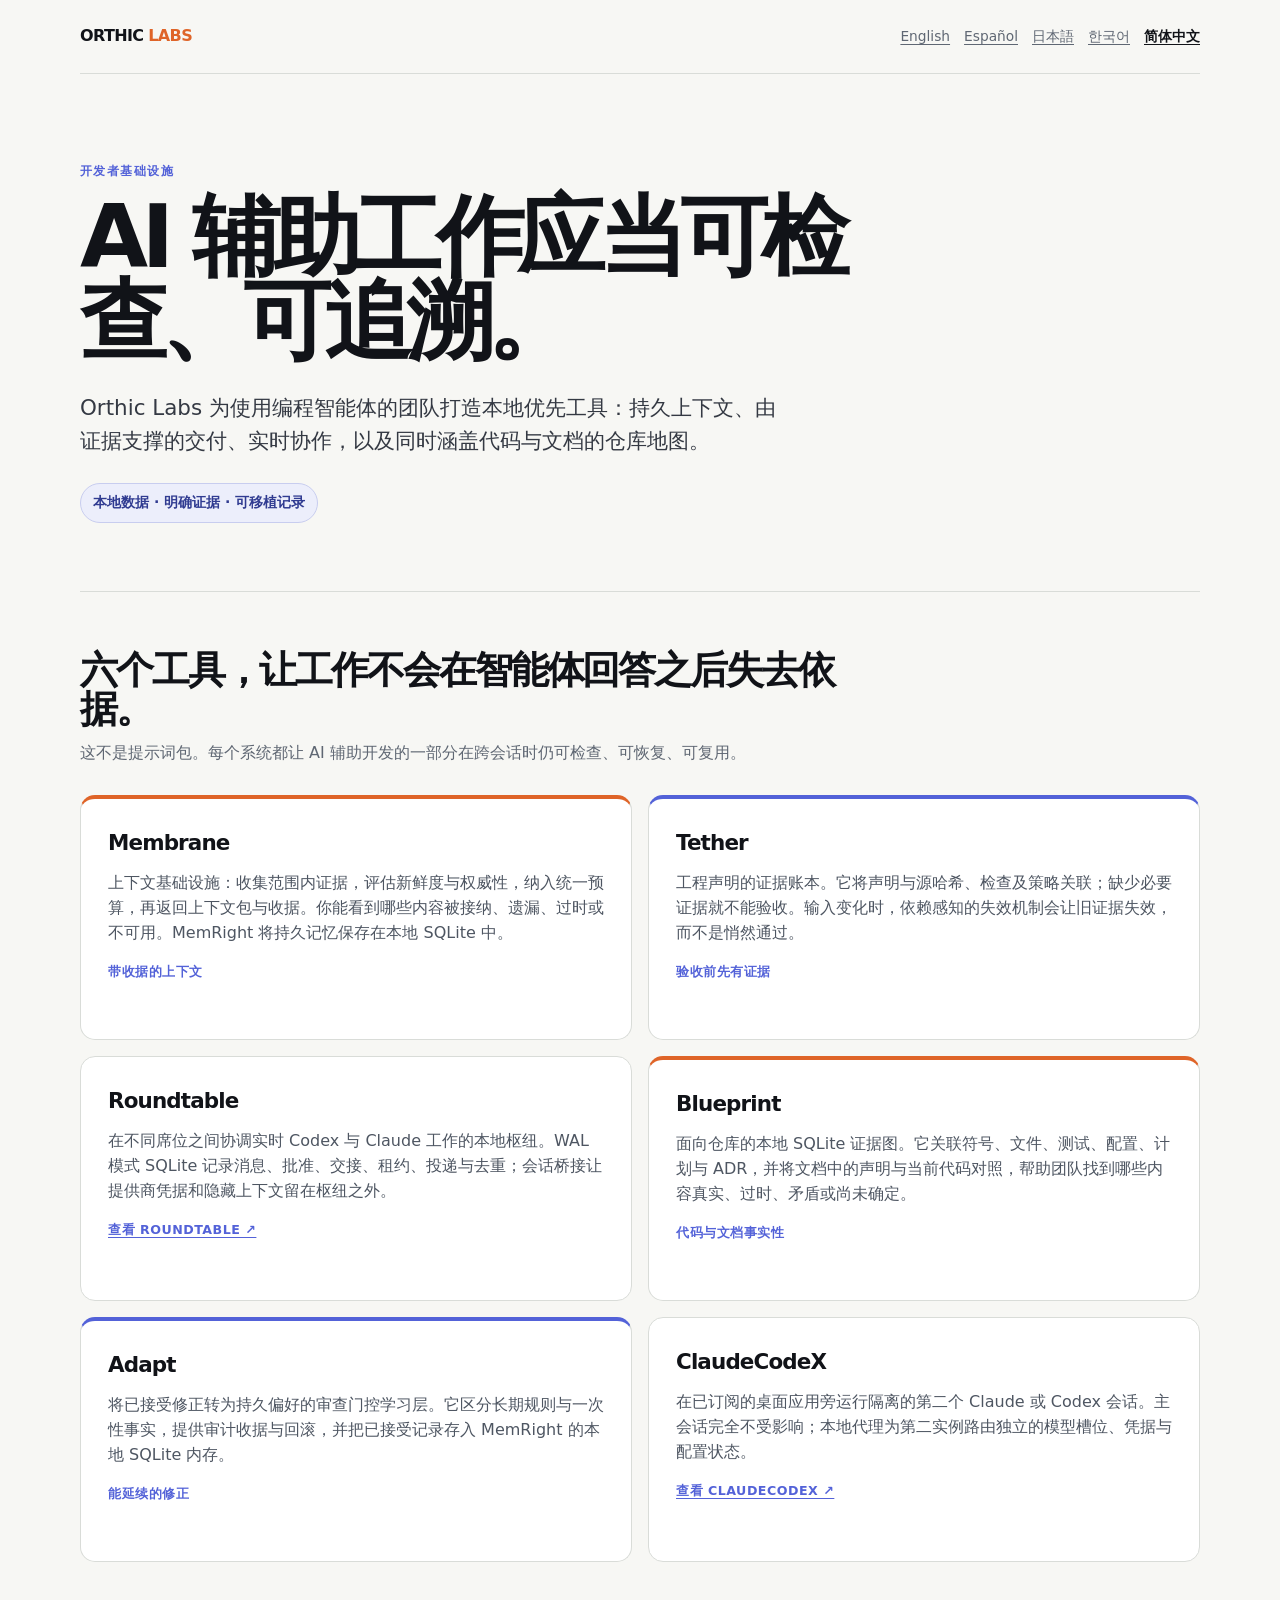
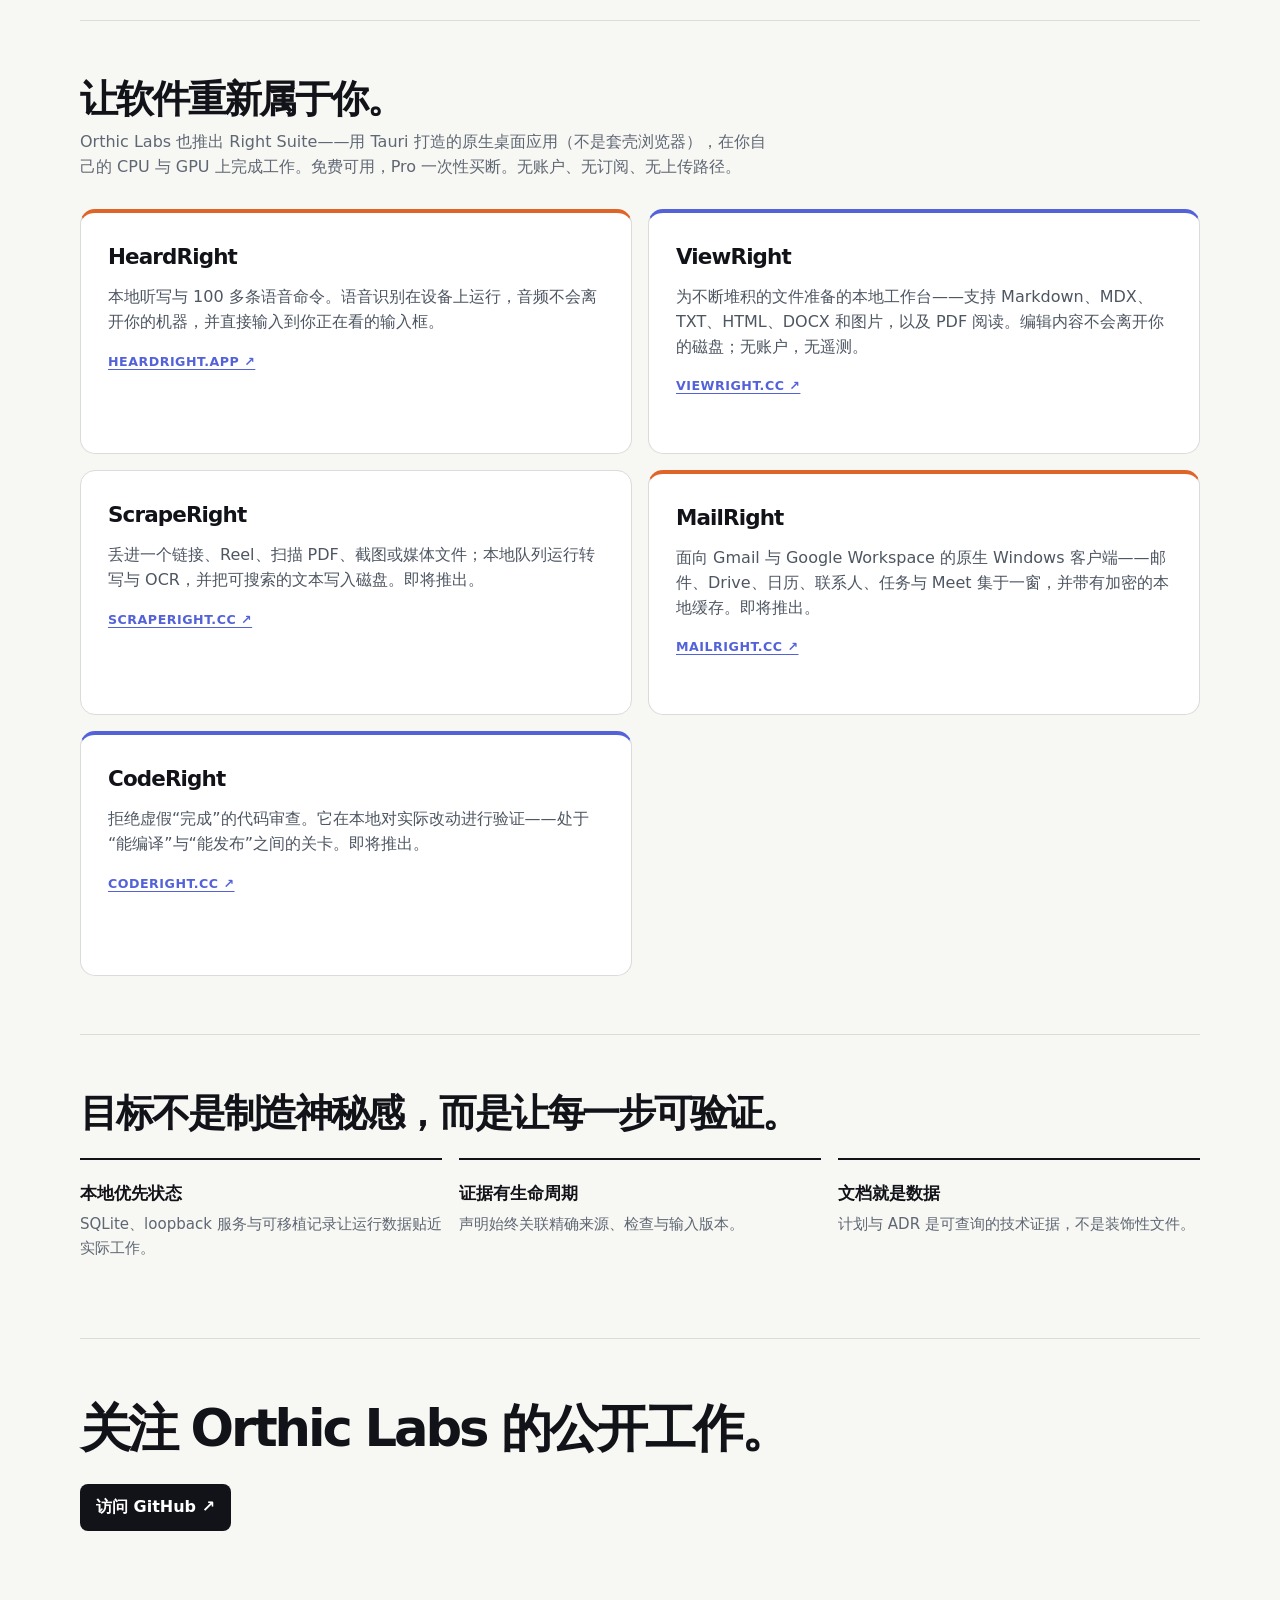
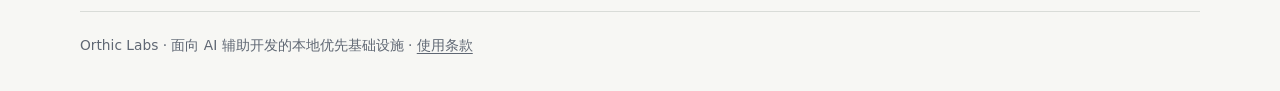
<file: zh-hans/index.html>
<!doctype html>
<html lang="zh-Hans">
<head>
  <meta charset="utf-8"><meta name="viewport" content="width=device-width, initial-scale=1">
  <title>Orthic Labs — 面向 AI 辅助开发的本地优先基础设施</title>
  <meta name="description" content="Orthic Labs 为持久上下文、证据驱动验收、多智能体协作与代码文档事实性提供本地优先开发工具。">
  <meta name="robots" content="index,follow"><link rel="canonical" href="https://orthic-labs.github.io/zh-hans/">
  <link rel="alternate" hreflang="en" href="https://orthic-labs.github.io/"><link rel="alternate" hreflang="es" href="https://orthic-labs.github.io/es/"><link rel="alternate" hreflang="ja" href="https://orthic-labs.github.io/ja/"><link rel="alternate" hreflang="ko" href="https://orthic-labs.github.io/ko/"><link rel="alternate" hreflang="zh-Hans" href="https://orthic-labs.github.io/zh-hans/"><link rel="alternate" hreflang="x-default" href="https://orthic-labs.github.io/">
  <meta property="og:title" content="Orthic Labs — 面向 AI 开发者的本地优先基础设施"><meta property="og:description" content="上下文、证据、协作与仓库事实性的开发基础设施。"><meta property="og:type" content="website"><meta property="og:url" content="https://orthic-labs.github.io/zh-hans/"><link rel="stylesheet" href="/assets/site.css">
</head>
<body><main class="shell">
  <header class="top"><a class="brand" href="/zh-hans/">ORTHIC <i>LABS</i></a><nav class="locale" aria-label="语言"><a href="/">English</a><a href="/es/">Español</a><a href="/ja/">日本語</a><a href="/ko/">한국어</a><a aria-current="page" href="/zh-hans/">简体中文</a></nav></header>
  <section class="hero"><p class="eyebrow">开发者基础设施</p><h1>AI 辅助工作应当可检查、可追溯。</h1><p class="lede">Orthic Labs 为使用编程智能体的团队打造本地优先工具：持久上下文、由证据支撑的交付、实时协作，以及同时涵盖代码与文档的仓库地图。</p><span class="proof">本地数据 · 明确证据 · 可移植记录</span></section>
  <section class="section"><h2>六个工具，让工作不会在智能体回答之后失去依据。</h2><p>这不是提示词包。每个系统都让 AI 辅助开发的一部分在跨会话时仍可检查、可恢复、可复用。</p><div class="grid">
    <article class="card"><h3>Membrane</h3><p>上下文基础设施：收集范围内证据，评估新鲜度与权威性，纳入统一预算，再返回上下文包与收据。你能看到哪些内容被接纳、遗漏、过时或不可用。MemRight 将持久记忆保存在本地 SQLite 中。</p><span class="tag">带收据的上下文</span></article>
    <article class="card"><h3>Tether</h3><p>工程声明的证据账本。它将声明与源哈希、检查及策略关联；缺少必要证据就不能验收。输入变化时，依赖感知的失效机制会让旧证据失效，而不是悄然通过。</p><span class="tag">验收前先有证据</span></article>
    <article class="card"><h3>Roundtable</h3><p>在不同席位之间协调实时 Codex 与 Claude 工作的本地枢纽。WAL 模式 SQLite 记录消息、批准、交接、租约、投递与去重；会话桥接让提供商凭据和隐藏上下文留在枢纽之外。</p><a class="tag" href="https://github.com/Orthic-Labs/Roundtable">查看 Roundtable ↗</a></article>
    <article class="card"><h3>Blueprint</h3><p>面向仓库的本地 SQLite 证据图。它关联符号、文件、测试、配置、计划与 ADR，并将文档中的声明与当前代码对照，帮助团队找到哪些内容真实、过时、矛盾或尚未确定。</p><span class="tag">代码与文档事实性</span></article>
    <article class="card"><h3>Adapt</h3><p>将已接受修正转为持久偏好的审查门控学习层。它区分长期规则与一次性事实，提供审计收据与回滚，并把已接受记录存入 MemRight 的本地 SQLite 内存。</p><span class="tag">能延续的修正</span></article>
    <article class="card"><h3>ClaudeCodeX</h3><p>在已订阅的桌面应用旁运行隔离的第二个 Claude 或 Codex 会话。主会话完全不受影响；本地代理为第二实例路由独立的模型槽位、凭据与配置状态。</p><a class="tag" href="https://github.com/Orthic-Labs/claudecodeX">查看 ClaudeCodeX ↗</a></article>
  </div></section>
<section class="section" id="right-suite"><h2>让软件重新属于你。</h2><p>Orthic Labs 也推出 Right Suite——用 Tauri 打造的原生桌面应用（不是套壳浏览器），在你自己的 CPU 与 GPU 上完成工作。免费可用，Pro 一次性买断。无账户、无订阅、无上传路径。</p><div class="grid">
        <article class="card"><h3>HeardRight</h3><p>本地听写与 100 多条语音命令。语音识别在设备上运行，音频不会离开你的机器，并直接输入到你正在看的输入框。</p><a class="tag" href="https://heardright.app">heardright.app ↗</a></article>
        <article class="card"><h3>ViewRight</h3><p>为不断堆积的文件准备的本地工作台——支持 Markdown、MDX、TXT、HTML、DOCX 和图片，以及 PDF 阅读。编辑内容不会离开你的磁盘；无账户，无遥测。</p><a class="tag" href="https://viewright.cc">viewright.cc ↗</a></article>
        <article class="card"><h3>ScrapeRight</h3><p>丢进一个链接、Reel、扫描 PDF、截图或媒体文件；本地队列运行转写与 OCR，并把可搜索的文本写入磁盘。即将推出。</p><a class="tag" href="https://scraperight.cc">scraperight.cc ↗</a></article>
        <article class="card"><h3>MailRight</h3><p>面向 Gmail 与 Google Workspace 的原生 Windows 客户端——邮件、Drive、日历、联系人、任务与 Meet 集于一窗，并带有加密的本地缓存。即将推出。</p><a class="tag" href="https://mailright.cc">mailright.cc ↗</a></article>
        <article class="card"><h3>CodeRight</h3><p>拒绝虚假“完成”的代码审查。它在本地对实际改动进行验证——处于“能编译”与“能发布”之间的关卡。即将推出。</p><a class="tag" href="https://coderight.cc">coderight.cc ↗</a></article>
      </div></section>
    <section class="section"><h2>目标不是制造神秘感，而是让每一步可验证。</h2><div class="principles"><div class="principle"><strong>本地优先状态</strong><span>SQLite、loopback 服务与可移植记录让运行数据贴近实际工作。</span></div><div class="principle"><strong>证据有生命周期</strong><span>声明始终关联精确来源、检查与输入版本。</span></div><div class="principle"><strong>文档就是数据</strong><span>计划与 ADR 是可查询的技术证据，不是装饰性文件。</span></div></div></section>
  <section class="cta"><h2>关注 Orthic Labs 的公开工作。</h2><a href="https://github.com/Orthic-Labs">访问 GitHub ↗</a></section>
</main><footer class="shell">Orthic Labs · 面向 AI 辅助开发的本地优先基础设施 · <a href="https://github.com/Orthic-Labs/orthic-labs.github.io/blob/main/LICENSE">使用条款</a></footer></body></html>
</file>
<file: assets/site.css>
:root {
  --ink: #111318;
  --muted: #5f6773;
  --paper: #f7f7f4;
  --line: #d9dcd8;
  --ember: #df6428;
  --violet: #5362d8;
  --wash: #eceefb;
}
* { box-sizing: border-box; }
html { scroll-behavior: smooth; }
body { margin: 0; color: var(--ink); background: var(--paper); font-family: Inter, ui-sans-serif, system-ui, -apple-system, BlinkMacSystemFont, "Segoe UI", sans-serif; line-height: 1.55; }
a { color: inherit; text-decoration-thickness: 1px; text-underline-offset: 3px; }
a:hover { color: var(--violet); }
.shell { width: min(1120px, calc(100% - 40px)); margin: 0 auto; }
.top { display: flex; align-items: center; justify-content: space-between; gap: 20px; padding: 24px 0; border-bottom: 1px solid var(--line); }
.brand { font-weight: 800; letter-spacing: -.04em; text-decoration: none; }
.brand i { color: var(--ember); font-style: normal; }
.locale { display: flex; flex-wrap: wrap; justify-content: flex-end; gap: 8px 14px; font-size: .86rem; color: var(--muted); }
.locale a[aria-current="page"] { color: var(--ink); font-weight: 700; }
.hero { padding: 88px 0 68px; max-width: 890px; }
.eyebrow { margin: 0 0 14px; color: var(--violet); font-size: .76rem; font-weight: 800; letter-spacing: .12em; text-transform: uppercase; }
h1 { max-width: 790px; margin: 0; font-size: clamp(2.75rem, 7vw, 5.5rem); line-height: .96; letter-spacing: -.075em; }
.lede { max-width: 700px; margin: 27px 0 0; color: #343943; font-size: clamp(1.08rem, 2vw, 1.34rem); }
.proof { display: inline-flex; margin-top: 26px; padding: 8px 12px; border: 1px solid #c8cdef; border-radius: 999px; background: var(--wash); color: #303b91; font-size: .88rem; font-weight: 700; }
.section { padding: 58px 0; border-top: 1px solid var(--line); }
.section h2 { max-width: 760px; margin: 0 0 12px; font-size: clamp(1.8rem, 3vw, 2.7rem); letter-spacing: -.055em; line-height: 1.03; }
.section > p { max-width: 700px; margin: 0; color: var(--muted); }
.grid { display: grid; grid-template-columns: repeat(2, minmax(0, 1fr)); gap: 16px; margin-top: 29px; }
.card { min-height: 245px; padding: 27px; border: 1px solid var(--line); border-radius: 15px; background: #fff; }
.card:nth-child(3n+1) { border-top: 4px solid var(--ember); }
.card:nth-child(3n+2) { border-top: 4px solid var(--violet); }
.card h3 { margin: 0; font-size: 1.34rem; letter-spacing: -.04em; }
.card p { margin: 12px 0 0; color: #4e5662; }
.tag { display: inline-block; margin-top: 17px; color: var(--violet); font-size: .79rem; font-weight: 800; letter-spacing: .04em; text-transform: uppercase; }
.principles { display: grid; grid-template-columns: repeat(3, 1fr); gap: 17px; margin-top: 26px; }
.principle { padding: 20px 0; border-top: 2px solid var(--ink); }
.principle strong { display: block; font-size: 1.05rem; }
.principle span { display: block; margin-top: 7px; color: var(--muted); font-size: .94rem; }
.cta { padding: 50px 0 80px; border-top: 1px solid var(--line); }
.cta h2 { margin: 0 0 16px; font-size: clamp(1.8rem, 4vw, 3.2rem); letter-spacing: -.06em; }
.cta a { display: inline-block; padding: 11px 16px; border-radius: 8px; background: var(--ink); color: white; font-weight: 700; text-decoration: none; }
.cta a:hover { background: var(--violet); color: white; }
footer { padding: 23px 0 34px; border-top: 1px solid var(--line); color: var(--muted); font-size: .86rem; }
@media (max-width: 700px) { .top { align-items: flex-start; flex-direction: column; } .locale { justify-content: flex-start; } .hero { padding: 58px 0 50px; } .grid, .principles { grid-template-columns: 1fr; } .card { min-height: 0; } }
</file>
